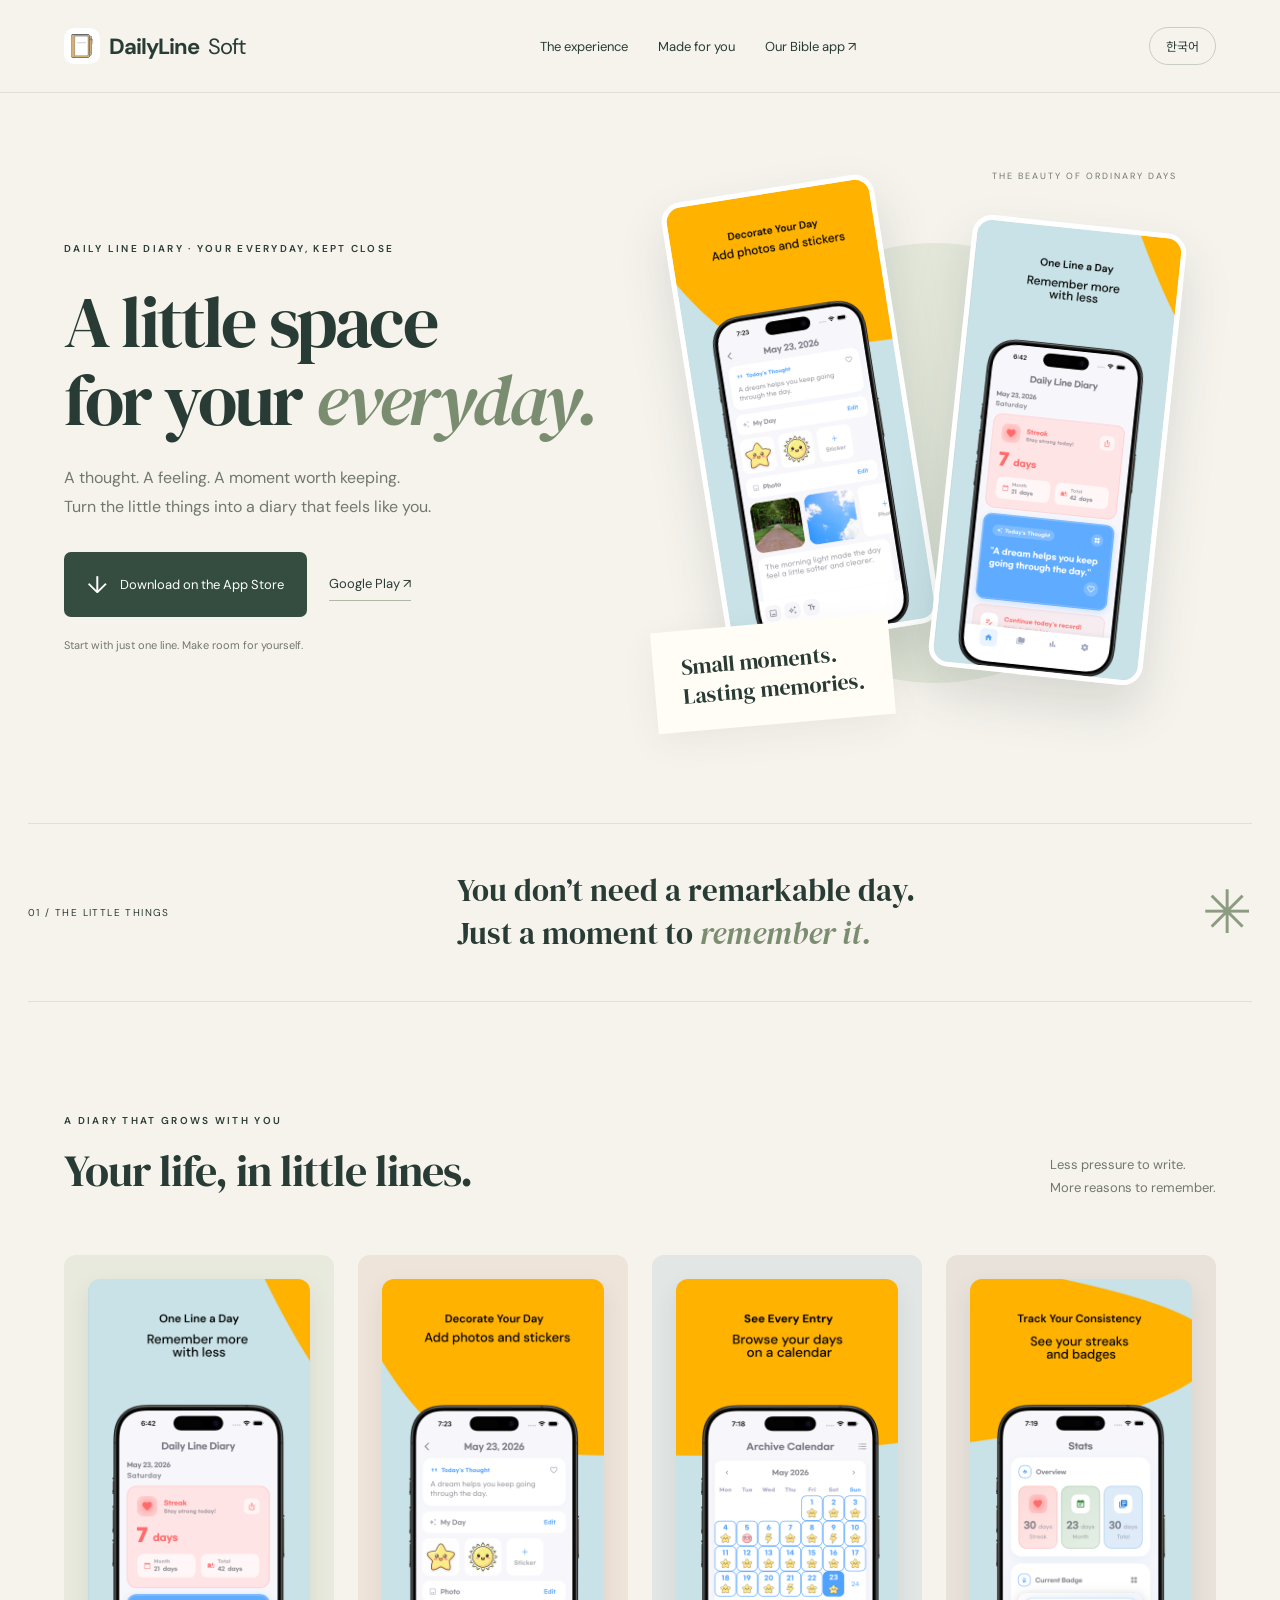
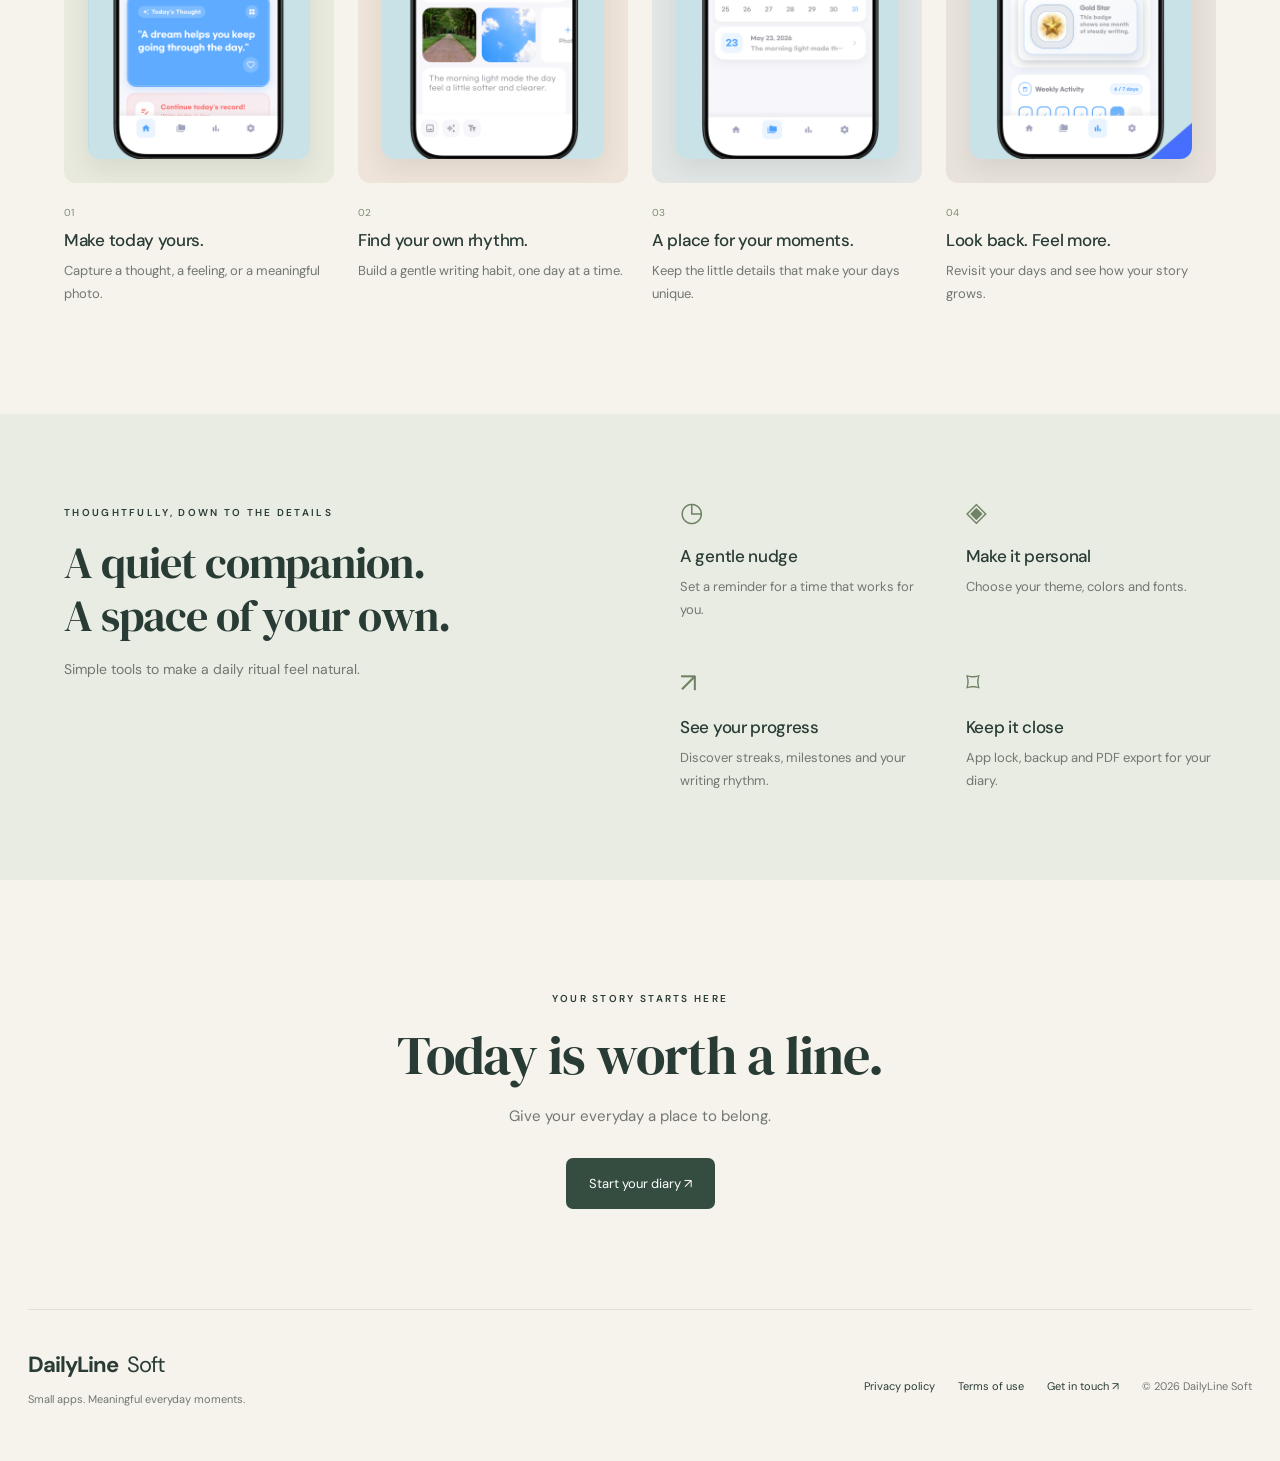
<file: index.html>
<!doctype html>
<html lang="en"><head><meta charset="utf-8"><meta name="viewport" content="width=device-width,initial-scale=1"><meta name="description" content="A little space for your everyday. Capture your thoughts, moods and memories with Daily Line Diary."><meta name="theme-color" content="#f6f3ed"><title>Daily Line Diary — A little space for your everyday</title><link rel="icon" href="assets/app-icon.jpg"><link rel="stylesheet" href="style.css"></head>
<body><header><a class="brand" href="#"><img src="assets/app-icon.jpg" alt="" width="36" height="36">DailyLine<span>Soft</span></a><nav aria-label="Main navigation"><a href="#experience" data-en="The experience" data-ko="앱 소개">The experience</a><a href="#details" data-en="Made for you" data-ko="주요 기능">Made for you</a><a href="bible/" data-en="Our Bible app ↗" data-ko="성경앱 ↗">Our Bible app ↗</a></nav><button id="language" aria-label="Switch to Korean">한국어</button></header>
<main><section class="hero"><div class="hero-copy"><p class="eyebrow" data-en="DAILY LINE DIARY · YOUR EVERYDAY, KEPT CLOSE" data-ko="DAILY LINE DIARY · 매일의 소중한 기록">DAILY LINE DIARY · YOUR EVERYDAY, KEPT CLOSE</p><h1 data-en="A little space<br>for your <em>everyday.</em>" data-ko="나의 하루를 위한<br><em>작고 다정한 공간.</em>">A little space<br>for your <em>everyday.</em></h1><p class="intro" data-en="A thought. A feeling. A moment worth keeping.<br>Turn the little things into a diary that feels like you." data-ko="문득 떠오른 생각, 오늘의 기분, 간직하고 싶은 순간.<br>작은 기록으로 나만의 이야기를 만들어 보세요.">A thought. A feeling. A moment worth keeping.<br>Turn the little things into a diary that feels like you.</p><div class="downloads"><a class="primary" href="https://apps.apple.com/app/id6759102844"><span class="store-icon">↓</span><span data-en="Download on the App Store" data-ko="App Store에서 다운로드">Download on the App Store</span></a><a class="secondary" href="https://play.google.com/store/apps/details?id=com.donghyun.dailyline">Google Play ↗</a></div><p class="small" data-en="Start with just one line. Make room for yourself." data-ko="하루 한 줄부터, 나를 위한 시간을 시작하세요.">Start with just one line. Make room for yourself.</p></div><div class="hero-art"><div class="orbit"></div><span class="art-label">THE BEAUTY OF ORDINARY DAYS</span><img class="hero-screen back" src="assets/screen-en-2.png" alt="Daily Line Diary screenshot" data-screen="2"><img class="hero-screen front" src="assets/screen-en-1.png" alt="Daily Line Diary screenshot" data-screen="1"><div class="note" data-en="Small moments.<br>Lasting memories." data-ko="작은 순간이<br>오래 남는 기억으로.">Small moments.<br>Lasting memories.</div></div></section>
<section class="manifesto"><span>01 / THE LITTLE THINGS</span><p data-en="You don’t need a remarkable day.<br>Just a moment to <em>remember it.</em>" data-ko="특별한 하루가 아니어도 괜찮아요.<br>잠시 멈추고 <em>기록해 보세요.</em>">You don’t need a remarkable day.<br>Just a moment to <em>remember it.</em></p><span class="asterisk">✳</span></section>
<section id="experience" class="experience"><div class="section-heading"><div><p class="eyebrow" data-en="A DIARY THAT GROWS WITH YOU" data-ko="당신과 함께 쌓이는 일기">A DIARY THAT GROWS WITH YOU</p><h2 data-en="Your life, in little lines." data-ko="한 줄씩 쌓이는 나의 이야기.">Your life, in little lines.</h2></div><p data-en="Less pressure to write.<br>More reasons to remember." data-ko="길게 쓰지 않아도 충분해요.<br>기억하고 싶은 나의 하루를 담아보세요.">Less pressure to write.<br>More reasons to remember.</p></div><div class="screens"><article class="screen-card"><div class="screen-wrap"><img src="assets/screen-en-1.png" alt="Daily Line Diary official App Store screenshot 1" data-screen="1" loading="lazy"></div><span class="number">01</span><h3 data-en="Make today yours." data-ko="오늘을 나답게.">Make today yours.</h3><p data-en="Capture a thought, a feeling, or a meaningful photo." data-ko="생각과 기분, 소중한 사진을 담아보세요.">Capture a thought, a feeling, or a meaningful photo.</p></article><article class="screen-card"><div class="screen-wrap"><img src="assets/screen-en-2.png" alt="Daily Line Diary official App Store screenshot 2" data-screen="2" loading="lazy"></div><span class="number">02</span><h3 data-en="Find your own rhythm." data-ko="나만의 속도로.">Find your own rhythm.</h3><p data-en="Build a gentle writing habit, one day at a time." data-ko="하루하루 부담 없이 기록하는 습관을 만들어 보세요.">Build a gentle writing habit, one day at a time.</p></article><article class="screen-card"><div class="screen-wrap"><img src="assets/screen-en-3.png" alt="Daily Line Diary official App Store screenshot 3" data-screen="3" loading="lazy"></div><span class="number">03</span><h3 data-en="A place for your moments." data-ko="순간을 모아두는 공간.">A place for your moments.</h3><p data-en="Keep the little details that make your days unique." data-ko="나의 하루를 특별하게 만드는 작은 순간들을 간직하세요.">Keep the little details that make your days unique.</p></article><article class="screen-card"><div class="screen-wrap"><img src="assets/screen-en-4.png" alt="Daily Line Diary official App Store screenshot 4" data-screen="4" loading="lazy"></div><span class="number">04</span><h3 data-en="Look back. Feel more." data-ko="돌아보며 발견하는 나.">Look back. Feel more.</h3><p data-en="Revisit your days and see how your story grows." data-ko="지난 기록을 돌아보며 쌓여가는 이야기를 만나보세요.">Revisit your days and see how your story grows.</p></article></div></section><section id="details" class="details"><div class="details-title"><p class="eyebrow" data-en="THOUGHTFULLY, DOWN TO THE DETAILS" data-ko="작은 부분까지 세심하게">THOUGHTFULLY, DOWN TO THE DETAILS</p><h2 data-en="A quiet companion.<br>A space of your own." data-ko="조용한 동반자.<br>온전히 나만의 공간.">A quiet companion.<br>A space of your own.</h2><p data-en="Simple tools to make a daily ritual feel natural." data-ko="기록하는 시간이 자연스러운 일상이 되도록.">Simple tools to make a daily ritual feel natural.</p></div><div class="feature-grid"><article><span class="feature-icon">◷</span><h3 data-en="A gentle nudge" data-ko="다정한 알림">A gentle nudge</h3><p data-en="Set a reminder for a time that works for you." data-ko="나에게 맞는 시간에 기록할 수 있도록 알림을 설정하세요.">Set a reminder for a time that works for you.</p></article><article><span class="feature-icon">◈</span><h3 data-en="Make it personal" data-ko="나만의 분위기">Make it personal</h3><p data-en="Choose your theme, colors and fonts." data-ko="테마와 색상, 글꼴로 나만의 공간을 꾸며보세요.">Choose your theme, colors and fonts.</p></article><article><span class="feature-icon">↗</span><h3 data-en="See your progress" data-ko="쌓여가는 기록">See your progress</h3><p data-en="Discover streaks, milestones and your writing rhythm." data-ko="연속 기록과 성취를 통해 나의 기록 습관을 돌아보세요.">Discover streaks, milestones and your writing rhythm.</p></article><article><span class="feature-icon">⌑</span><h3 data-en="Keep it close" data-ko="소중하게 간직하기">Keep it close</h3><p data-en="App lock, backup and PDF export for your diary." data-ko="앱 잠금과 백업, PDF 내보내기로 일기를 간직하세요.">App lock, backup and PDF export for your diary.</p></article></div></section><section class="closing"><p class="eyebrow">YOUR STORY STARTS HERE</p><h2 data-en="Today is worth a line." data-ko="오늘도, 기록할 가치가 있어요.">Today is worth a line.</h2><p data-en="Give your everyday a place to belong." data-ko="나의 하루가 머물 곳을 만들어 주세요.">Give your everyday a place to belong.</p><a class="primary" href="https://apps.apple.com/app/id6759102844" data-en="Start your diary ↗" data-ko="나의 일기 시작하기 ↗">Start your diary ↗</a></section></main><footer><div><a class="brand" href="#">DailyLine<span>Soft</span></a><p data-en="Small apps. Meaningful everyday moments." data-ko="작은 앱으로 만드는 의미 있는 일상.">Small apps. Meaningful everyday moments.</p></div><div class="footer-links"><a href="privacy.html" data-en="Privacy policy" data-ko="개인정보처리방침">Privacy policy</a><a href="terms.html" data-en="Terms of use" data-ko="이용약관">Terms of use</a><a href="mailto:contact@dailylinesoft.com" data-en="Get in touch ↗" data-ko="문의하기 ↗">Get in touch ↗</a><small>© 2026 DailyLine Soft</small></div></footer><script src="site.js"></script></body></html>
</file>
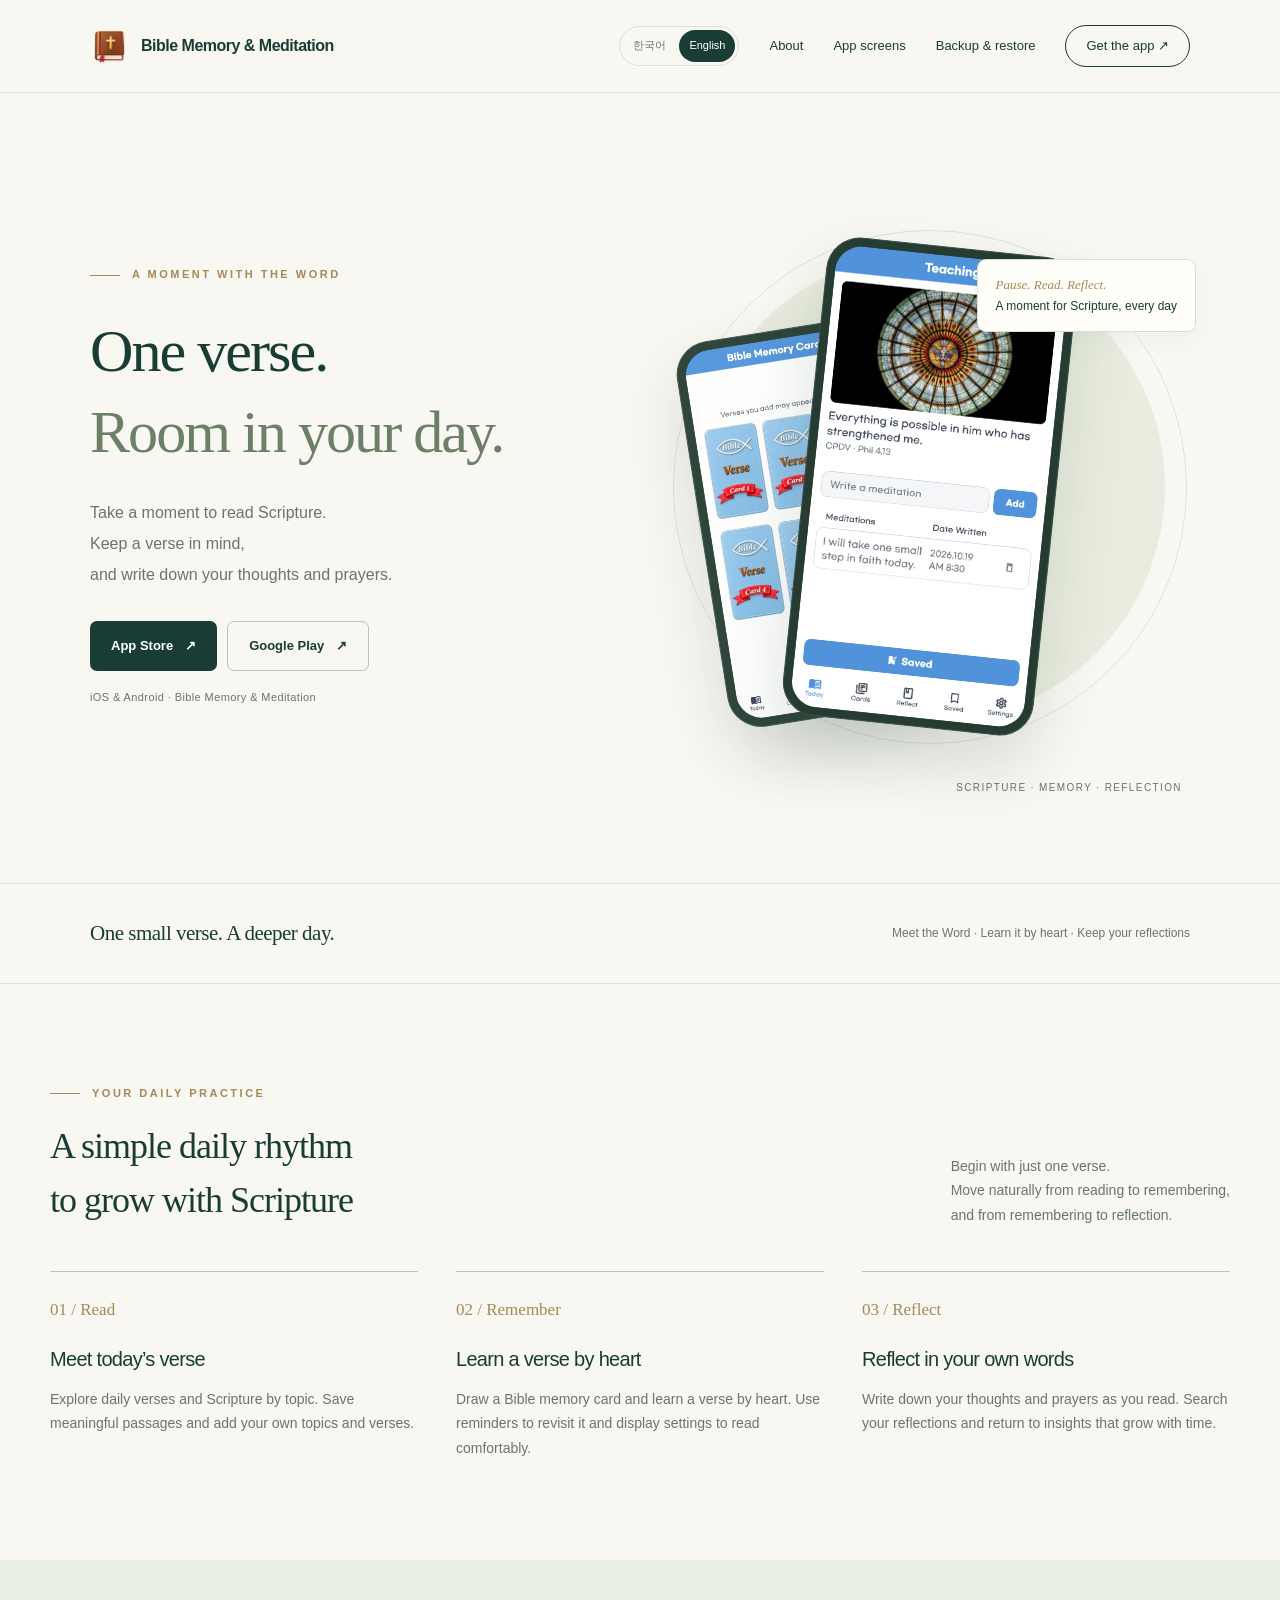
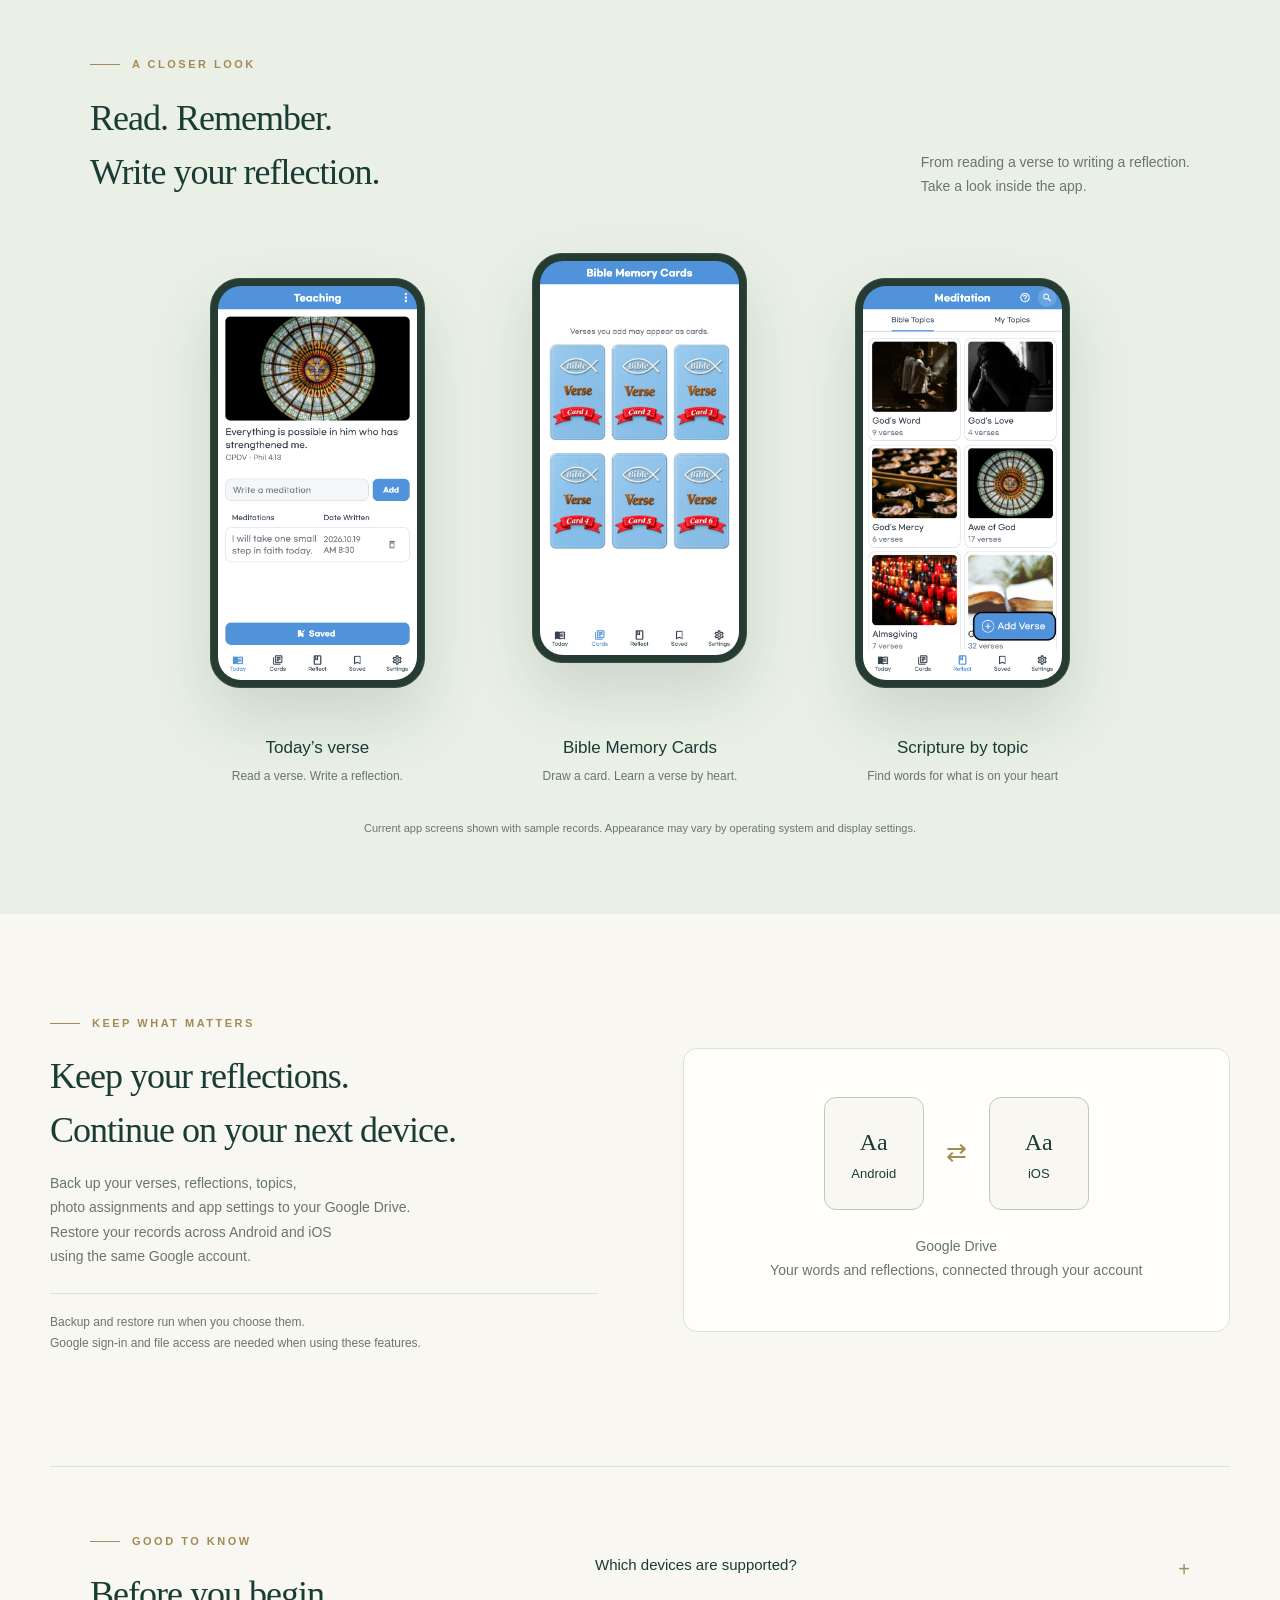
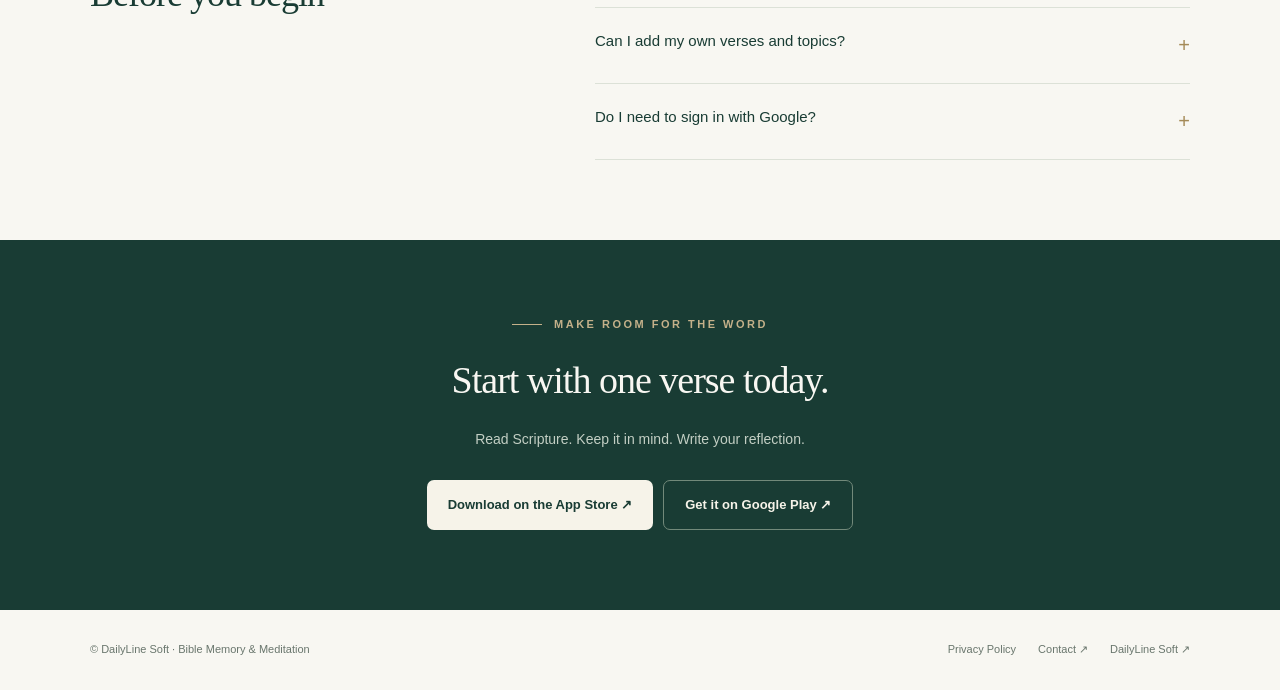
<file: bible/index.html>
<!doctype html>
<html lang="ko">
<head>
<meta charset="utf-8">
<meta name="viewport" content="width=device-width,initial-scale=1">
<meta name="theme-color" content="#193c34">
<meta name="description" content="말씀을 마음에 새기고, 오늘의 묵상을 기록하세요. 성경암송과 묵상 — 말씀 카드, 주제별 구절, 묵상 기록과 Google Drive 백업.">
<title>성경암송과 묵상 — 말씀과 함께 깊어지는 하루</title>
<link rel="icon" href="assets/app-icon.png">
<style>
:root{--paper:#f8f7f2;--ink:#193c34;--muted:#69766d;--line:#dce1d7;--gold:#a48a57;--white:#fffefa}*{box-sizing:border-box}html{scroll-behavior:smooth;scroll-padding-top:90px}body{margin:0;background:var(--paper);color:var(--ink);font-family:-apple-system,BlinkMacSystemFont,"Apple SD Gothic Neo","Noto Sans KR",sans-serif;line-height:1.75;word-break:keep-all}a{color:inherit;text-decoration:none}img{display:block;max-width:100%}button,a{-webkit-tap-highlight-color:transparent}a:focus-visible,summary:focus-visible{outline:3px solid var(--gold);outline-offset:6px}.wrap{max-width:1180px;margin:auto;padding:0 40px}.skip{position:fixed;top:-100px;left:20px;padding:12px;background:white;z-index:10}.skip:focus{top:12px}header{border-bottom:1px solid var(--line);background:var(--paper)}.nav{height:92px;display:flex;align-items:center;justify-content:space-between;gap:24px}.brand{display:flex;align-items:center;gap:12px;font-size:16px;font-weight:700;letter-spacing:-.5px}.brand img{width:39px;height:39px;border-radius:11px}.nav-links{display:flex;gap:30px;align-items:center;font-size:13px}.nav-cta{border:1px solid var(--ink);border-radius:30px;padding:9px 20px}.eyebrow{display:flex;align-items:center;gap:12px;font-size:11px;font-weight:600;letter-spacing:2.5px;color:var(--gold)}.eyebrow:before{content:"";height:1px;width:30px;background:currentColor}.hero{display:grid;grid-template-columns:1.05fr 1fr;align-items:center;gap:35px;padding-top:72px;padding-bottom:75px;min-height:790px}.hero h1{font-family:"Iowan Old Style","AppleMyungjo","Batang",serif;font-size:clamp(42px,4.7vw,65px);font-weight:400;line-height:1.35;letter-spacing:-3px;margin:25px 0}.hero h1 em{font-style:normal;color:#6b8066}.lead{color:var(--muted);font-size:16px;line-height:1.95;margin-bottom:30px}.actions{display:flex;gap:10px;flex-wrap:wrap}.button{display:inline-flex;align-items:center;justify-content:center;gap:12px;border-radius:7px;padding:13px 21px;font-size:13px;font-weight:600;background:var(--ink);color:white;transition:background .2s,transform .2s}.button:hover{background:#315648;transform:translateY(-2px)}.button.secondary{background:transparent;color:var(--ink);border:1px solid #bac5b6}.platforms{font-size:11px;color:var(--muted);margin:17px 0 0;letter-spacing:.4px}.hero-art{position:relative;display:flex;align-items:center;justify-content:center;min-height:620px}.halo{position:absolute;width:470px;height:470px;border-radius:50%;background:#e9eddf}.halo:after{content:"";position:absolute;inset:-22px;border:1px solid #dfe4d5;border-radius:50%}.phone{position:relative;width:252px;flex-shrink:0;padding:8px;background:#263c32;border:1px solid #3b5044;border-radius:34px;box-shadow:0 30px 65px #233c3326;overflow:hidden}.phone img{width:100%;height:auto;border-radius:26px}.hero-art .phone{transform:rotate(6deg);z-index:2}.hero-art .back-phone{position:absolute;width:206px;transform:translate(-126px,36px) rotate(-9deg);z-index:1;opacity:.95}.art-note{position:absolute;bottom:0;right:8px;color:var(--muted);font-size:10px;letter-spacing:1.4px}.hero-stamp{position:absolute;right:-6px;top:82px;z-index:3;padding:14px 18px;border:1px solid #d8dfd2;background:#fffef9;box-shadow:0 8px 25px #243e330a;font-size:12px;border-radius:9px}.hero-stamp span{display:block;font-family:Georgia,serif;font-style:italic;color:var(--gold);font-size:13px}.intro{border-top:1px solid var(--line);border-bottom:1px solid var(--line);padding:31px 0}.intro .wrap{display:flex;justify-content:space-between;align-items:center;gap:30px}.intro p{font-family:"AppleMyungjo","Batang",serif;font-size:21px;margin:0;letter-spacing:-.5px}.intro small{color:var(--muted);font-size:12px}.section{padding:100px 0}.section-heading{display:flex;align-items:end;justify-content:space-between;gap:30px;margin-bottom:44px}h2{font-family:"AppleMyungjo","Batang",serif;font-size:36px;line-height:1.5;letter-spacing:-1.5px;font-weight:400;margin:16px 0 0}.section-heading p{font-size:14px;color:var(--muted);max-width:330px;margin:0}.steps{display:grid;grid-template-columns:repeat(3,1fr);gap:38px}.step{border-top:1px solid #b8c4b5;padding-top:23px}.number{font-family:Georgia,serif;color:var(--gold);font-size:17px}.step h3{font-size:20px;font-weight:500;letter-spacing:-.7px;margin:17px 0 10px}.step p{color:var(--muted);font-size:14px;margin:0}.showcase{background:#eaf0e6;padding:95px 0 75px}.screens{display:grid;grid-template-columns:repeat(3,1fr);gap:38px;max-width:930px;margin:auto}.screen{text-align:center;margin:0}.screen-stage{padding:30px 15px 35px;display:flex;justify-content:center;align-items:end;min-height:480px}.screen-stage .phone{width:215px;border-radius:30px;padding:7px}.screen-stage .phone img{border-radius:23px}.screen:nth-child(2) .screen-stage{padding-top:0;padding-bottom:60px}.screen figcaption{font-size:17px;margin-top:10px}.screen figcaption span{display:block;font-size:12px;color:var(--muted);margin-top:4px}.source-note{text-align:center;color:var(--muted);font-size:11px;margin:32px 0 0}.backup{display:grid;grid-template-columns:1fr 1fr;gap:85px;align-items:center}.backup p{color:var(--muted);font-size:14px}.backup-visual{padding:48px 32px;border:1px solid var(--line);border-radius:14px;background:var(--white)}.sync{display:flex;align-items:center;justify-content:center;gap:22px}.device{border:1px solid #bfcbb9;padding:23px 18px;border-radius:12px;min-width:100px;text-align:center;font-size:13px;background:var(--paper)}.device b{display:block;font-family:Georgia,serif;font-size:24px;font-weight:400}.sync-arrow{color:var(--gold);font-size:25px}.cloud-label{text-align:center;font-size:12px;color:var(--muted);margin:24px 0 0}.fine{padding-top:18px;border-top:1px solid var(--line);margin-top:24px;font-size:12px!important}.faq{border-top:1px solid var(--line);padding-top:65px;padding-bottom:80px}.faq-grid{display:grid;grid-template-columns:1fr 1.4fr;gap:80px}details{border-bottom:1px solid var(--line);padding:20px 0}summary{cursor:pointer;list-style:none;font-size:15px;display:flex;justify-content:space-between;gap:24px}summary::-webkit-details-marker{display:none}summary:after{content:"+";color:var(--gold);font-size:20px}details[open] summary:after{content:"−"}details p{font-size:13px;color:var(--muted);margin:14px 24px 0 0}.download{background:var(--ink);color:var(--paper);text-align:center;padding:75px 24px 80px;position:relative;overflow:hidden}.download .eyebrow{justify-content:center;color:#c4b18a}.download h2{font-size:38px;margin:18px 0}.download p{font-size:14px;color:#c3cfc4;margin-bottom:28px}.download .actions{justify-content:center}.download .button{background:#f6f3e9;color:var(--ink)}.download .button.secondary{background:transparent;color:#f6f3e9;border-color:#72897a}footer{padding:30px 0}.footer-inner{display:flex;justify-content:space-between;gap:24px;font-size:11px;color:var(--muted)}.footer-links{display:flex;gap:22px}.footer-links a:hover{text-decoration:underline}@media(min-width:1400px){.hero{gap:90px}}@media(max-width:900px){.wrap{padding:0 25px}.nav-links{gap:18px}.hero{gap:10px;min-height:700px}.hero h1{font-size:43px}.hero-art{transform:scale(.85);margin:0 -28px}.hero-stamp{right:-15px}.screens{gap:12px}.screen-stage .phone{width:190px}.backup{gap:40px}.screen-stage{min-height:440px;padding-left:0;padding-right:0}.faq-grid{gap:40px}}@media(max-width:650px){.wrap{padding:0 24px}.nav{height:75px}.brand{font-size:14px}.brand img{width:32px;height:32px}.nav-links>a:not(.nav-cta){display:none}.nav-cta{padding:7px 14px;font-size:11px}.hero{grid-template-columns:1fr;text-align:center;padding-top:48px;padding-bottom:28px;gap:8px}.hero .eyebrow{justify-content:center;font-size:10px}.hero h1{font-size:43px;letter-spacing:-2px;margin-top:20px}.lead{font-size:14px}.actions{justify-content:center}.hero-art{min-height:560px;margin:-30px -20px -25px;transform:scale(.82)}.hero-stamp{right:10px;top:58px}.halo{width:370px;height:370px}.hero-art .back-phone{transform:translate(-90px,26px) rotate(-9deg)}.art-note{right:35px;bottom:-2px}.intro .wrap{display:block;text-align:center}.intro p{font-size:18px}.intro small{display:block;margin-top:10px;font-size:11px}.section{padding:65px 0}.section-heading{display:block;margin-bottom:32px}h2{font-size:29px}.section-heading p{margin-top:18px;max-width:none;font-size:13px}.steps{grid-template-columns:1fr;gap:28px}.step{padding-top:18px}.step h3{margin-top:9px}.showcase{padding:65px 0 45px}.screens{display:flex;overflow-x:auto;scroll-snap-type:x mandatory;gap:20px;padding:0 6px 22px;justify-content:flex-start}.screen{flex:0 0 82%;scroll-snap-align:center}.screen-stage{min-height:0;padding:15px 0 25px}.screen-stage .phone{width:220px}.screen:nth-child(2) .screen-stage{padding:15px 0 25px}.source-note{font-size:10px}.backup{grid-template-columns:1fr;gap:28px}.backup-visual{padding:32px 20px}.faq-grid{grid-template-columns:1fr;gap:20px}.faq{padding-top:45px;padding-bottom:55px}.download{padding:55px 24px}.download h2{font-size:29px}.footer-inner{display:block;text-align:center}.footer-links{justify-content:center;margin-top:14px;flex-wrap:wrap}}@media(prefers-reduced-motion:reduce){html{scroll-behavior:auto}.button{transition:none}.button:hover{transform:none}}

.languages{display:flex;gap:3px;border:1px solid var(--line);border-radius:24px;padding:3px;flex-shrink:0}.languages button{border:0;background:transparent;color:var(--muted);font:inherit;font-size:11px;padding:6px 10px;border-radius:20px;cursor:pointer}.languages button[aria-pressed=true]{background:var(--ink);color:white}.languages button:focus-visible{outline:3px solid var(--gold);outline-offset:2px}html[lang=en] .hero h1{letter-spacing:-2px}html[lang=en] h2{letter-spacing:-1px}@media(max-width:650px){.nav{gap:10px}.brand{font-size:12px;gap:7px;max-width:145px;line-height:1.4}.nav-links{gap:6px}.nav-links .nav-cta{display:none}.languages button{padding:6px 8px}}
</style>
</head>
<body>
<a class="skip" href="#main">본문 바로가기</a>
<header><nav class="wrap nav" aria-label="주 메뉴"><a class="brand" href="./"><img src="assets/app-icon.png" width="39" height="39" alt="">성경암송과 묵상</a><div class="nav-links"><div class="languages" role="group" aria-label="Language"><button type="button" data-language="ko" aria-pressed="true">한국어</button><button type="button" data-language="en" aria-pressed="false">English</button></div><a href="#features">앱 소개</a><a href="#screens">앱 화면</a><a href="#backup">백업과 복원</a><a class="nav-cta" href="#download">앱 다운로드 ↗</a></div></nav></header>
<main id="main">
<section class="wrap hero" aria-labelledby="hero-title"><div><div class="eyebrow">A MOMENT WITH THE WORD</div><h1 id="hero-title">오늘의 말씀을,<br><em>나의 하루에.</em></h1><p class="lead">하루 한 구절, 잠시 멈추어 읽어보세요.<br>마음에 남은 말씀을 외우고,<br>떠오른 생각과 기도를 묵상으로 남겨요.</p><div class="actions"><a class="button" href="https://apps.apple.com/kr/app/id6504849427">App Store <span aria-hidden="true">↗</span></a><a class="button secondary" href="https://play.google.com/store/apps/details?id=com.donghyun.biblecardkor">Google Play <span aria-hidden="true">↗</span></a></div><p class="platforms">iOS & Android · 성경암송과 묵상</p></div><div class="hero-art"><div class="halo" aria-hidden="true"></div><div class="phone back-phone"><img src="assets/screen-4.png?v=memory-v23" alt="성경 말씀 카드 선택 화면" width="1290" height="2550"></div><div class="phone"><img src="assets/screen-1.png?v=memory-v23" alt="오늘의 외울 말씀과 묵상 입력 화면" width="1290" height="2550" fetchpriority="high"></div><div class="hero-stamp"><span>Pause. Read. Reflect.</span>하루 한 구절, 말씀과 함께</div><span class="art-note">SCRIPTURE · MEMORY · REFLECTION</span></div></section>
<div class="intro"><div class="wrap"><p>짧은 구절 하나가, 하루의 깊이가 되도록.</p><small>말씀을 만나고 · 마음에 새기고 · 기록으로 남기세요</small></div></div>
<section id="features" class="wrap section"><div class="section-heading"><div><div class="eyebrow">YOUR DAILY PRACTICE</div><h2>말씀과 가까워지는<br>나만의 작은 루틴</h2></div><p>부담 없이 한 구절부터 시작하세요.<br>읽기에서 암송으로, 암송에서 깊은 묵상으로<br>자연스럽게 이어집니다.</p></div><div class="steps"><article class="step"><span class="number">01 / Read</span><h3>오늘 만날 말씀</h3><p>오늘의 말씀과 주제별 구절을 살펴보세요. 마음에 남는 말씀을 저장하고, 나만의 주제와 구절도 추가할 수 있습니다.</p></article><article class="step"><span class="number">02 / Remember</span><h3>마음에 새기는 한 구절</h3><p>외울 말씀카드를 뽑고, 하루 한 구절을 기억해 보세요. 말씀 알림으로 다시 읽을 시간을 정하고, 편안한 화면으로 암송할 수 있어요.</p></article><article class="step"><span class="number">03 / Reflect</span><h3>나의 언어로 남기는 묵상</h3><p>말씀을 읽으며 떠오른 생각과 기도를 적어 보세요. 기록을 검색하며, 시간이 지나 다시 만나는 깨달음을 발견하세요.</p></article></div></section>
<section id="screens" class="showcase"><div class="wrap"><div class="section-heading"><div><div class="eyebrow">A CLOSER LOOK</div><h2>읽고, 기억하고,<br>내 마음을 적어요</h2></div><p>말씀을 읽고 나의 묵상을 남기는 시간.<br>앱 화면으로 살펴보세요.</p></div><div class="screens"><figure class="screen"><div class="screen-stage"><div class="phone"><img loading="lazy" src="assets/screen-1.png?v=memory-v23" alt="사진과 성경 구절, 묵상 입력란이 있는 오늘의 말씀 화면" width="1290" height="2550"></div></div><figcaption>오늘의 말씀<span>하루 한 구절을 읽고 묵상을 남겨요</span></figcaption></figure><figure class="screen"><div class="screen-stage"><div class="phone"><img loading="lazy" src="assets/screen-4.png?v=memory-v23" alt="여섯 장의 말씀 카드 중 외울 카드를 고르는 화면" width="1290" height="2550"></div></div><figcaption>외울 말씀카드<span>한 장을 뽑고, 한 구절을 외워요.</span></figcaption></figure><figure class="screen"><div class="screen-stage"><div class="phone"><img loading="lazy" src="assets/screen-5.png?v=memory-v23" alt="사진과 주제명으로 구성된 주제별 성경 말씀 화면" width="1290" height="2550"></div></div><figcaption>주제별 말씀묵상<span>지금 내 마음에 필요한 말씀</span></figcaption></figure></div><p class="source-note">현재 앱 화면에 샘플 기록을 담은 이미지입니다. 운영체제와 화면 설정에 따라 표시가 다를 수 있어요.</p></div></section>
<section id="backup" class="wrap section backup"><div><div class="eyebrow">KEEP WHAT MATTERS</div><h2>소중한 묵상,<br>다음 기기에서도 이어서.</h2><p>말씀, 묵상, 주제, 사진 배정과 앱 설정을<br>사용자의 Google Drive에 백업할 수 있습니다.<br>같은 Google 계정으로 Android와 iOS 사이에서도<br>기록을 복원하세요.</p><p class="fine">백업과 복원은 사용자가 선택할 때 진행됩니다.<br>Google 로그인과 파일 접근 권한은 해당 기능 이용 시 필요합니다.</p></div><div class="backup-visual" role="img" aria-label="Google Drive를 통해 Android와 iOS 사이에서 백업과 복원"><div class="sync"><div class="device"><b>Aa</b>Android</div><span class="sync-arrow" aria-hidden="true">⇄</span><div class="device"><b>Aa</b>iOS</div></div><p class="cloud-label">Google Drive<br>나의 계정으로 이어지는 말씀과 기록</p></div></section>
<section class="wrap faq"><div class="faq-grid"><div><div class="eyebrow">GOOD TO KNOW</div><h2>시작하기 전에</h2></div><div><details><summary>어떤 기기에서 사용할 수 있나요?</summary><p>iPhone과 Android에서 사용할 수 있습니다. 각 스토어에서 지원하는 운영체제와 기기 정보를 확인해 주세요.</p></details><details><summary>나만의 말씀과 주제를 추가할 수 있나요?</summary><p>말씀을 저장하고, 사용자 지정 주제와 구절을 추가할 수 있습니다. 묵상 작성과 검색 기능도 이용할 수 있습니다.</p></details><details><summary>Google 로그인이 꼭 필요한가요?</summary><p>Google 로그인과 파일 접근 권한은 Google Drive 백업·복원 기능을 선택할 때 필요합니다. 자세한 데이터 처리 내용은 개인정보처리방침에서 확인할 수 있습니다.</p></details></div></div></section>
<section id="download" class="download"><div class="eyebrow">MAKE ROOM FOR THE WORD</div><h2>오늘, 한 구절부터 시작해요.</h2><p>말씀을 읽고, 기억하고, 나의 묵상을 남겨요.</p><div class="actions"><a class="button" href="https://apps.apple.com/kr/app/id6504849427">App Store에서 다운로드 ↗</a><a class="button secondary" href="https://play.google.com/store/apps/details?id=com.donghyun.biblecardkor">Google Play에서 다운로드 ↗</a></div></section>
</main>
<footer><div class="wrap footer-inner"><div>© DailyLine Soft · 성경암송과 묵상</div><div class="footer-links"><a href="privacy.html">개인정보처리방침</a><a href="mailto:contact@dailylinesoft.com">문의하기 ↗</a><a href="../">DailyLine Soft ↗</a></div></div></footer>

<script>
(() => {
  const english = {".skip": ["Skip to content"], ".brand": ["<img src=\"assets/app-icon.png\" width=\"39\" height=\"39\" alt=\"\">Bible Memory & Meditation"], ".nav-links>a": ["About", "App screens", "Backup & restore", "Get the app ↗"], "#hero-title": ["One verse.<br><em>Room in your day.</em>"], ".lead": ["Take a moment to read Scripture.<br>Keep a verse in mind,<br>and write down your thoughts and prayers."], ".platforms": ["iOS & Android · Bible Memory & Meditation"], ".hero-stamp": ["<span>Pause. Read. Reflect.</span>A moment for Scripture, every day"], ".intro p": ["One small verse. A deeper day."], ".intro small": ["Meet the Word · Learn it by heart · Keep your reflections"], "#features h2": ["A simple daily rhythm<br>to grow with Scripture"], "#features .section-heading p": ["Begin with just one verse.<br>Move naturally from reading to remembering,<br>and from remembering to reflection."], ".step h3": ["Meet today’s verse", "Learn a verse by heart", "Reflect in your own words"], ".step p": ["Explore daily verses and Scripture by topic. Save meaningful passages and add your own topics and verses.", "Draw a Bible memory card and learn a verse by heart. Use reminders to revisit it and display settings to read comfortably.", "Write down your thoughts and prayers as you read. Search your reflections and return to insights that grow with time."], "#screens h2": ["Read. Remember.<br>Write your reflection."], "#screens .section-heading p": ["From reading a verse to writing a reflection.<br>Take a look inside the app."], ".screen figcaption": ["Today’s verse<span>Read a verse. Write a reflection.</span>", "Bible Memory Cards<span>Draw a card. Learn a verse by heart.</span>", "Scripture by topic<span>Find words for what is on your heart</span>"], ".source-note": ["Current app screens shown with sample records. Appearance may vary by operating system and display settings."], "#backup h2": ["Keep your reflections.<br>Continue on your next device."], "#backup>div:first-child>p:not(.fine)": ["Back up your verses, reflections, topics,<br>photo assignments and app settings to your Google Drive.<br>Restore your records across Android and iOS<br>using the same Google account."], "#backup .fine": ["Backup and restore run when you choose them.<br>Google sign-in and file access are needed when using these features."], ".cloud-label": ["Google Drive<br>Your words and reflections, connected through your account"], ".faq h2": ["Before you begin"], "details summary": ["Which devices are supported?", "Can I add my own verses and topics?", "Do I need to sign in with Google?"], "details p": ["The app is available for iPhone and Android. Check each store for supported operating systems and device requirements.", "You can save Scripture, add your own topics and verses, and write and search your reflections.", "Google sign-in and file access are needed when you choose Google Drive backup or restore. See the Privacy Policy for details about data handling."], ".download h2": ["Start with one verse today."], ".download p": ["Read Scripture. Keep it in mind. Write your reflection."], ".download .button": ["Download on the App Store ↗", "Get it on Google Play ↗"], ".footer-inner>div:first-child": ["© DailyLine Soft · Bible Memory & Meditation"], ".footer-links a": ["Privacy Policy", "Contact ↗", "DailyLine Soft ↗"]};
  const entries = Object.entries(english).flatMap(([selector, values]) =>
    Array.from(document.querySelectorAll(selector), (element, i) => ({element, ko: element.innerHTML, en: values[i]})));
  const images = Array.from(document.querySelectorAll('.phone img'), image => ({
    image, ko: image.getAttribute('src'), alt: image.alt,
    en: image.getAttribute('src').replace('screen-', 'screen-en-')
  }));
  const englishAlts = {'screen-1.png': 'Today’s Scripture and reflection screen', 'screen-4.png': 'Bible memory card selection screen', 'screen-5.png': 'Scripture topics screen'};
  const description = document.querySelector('meta[name="description"]');
  const koreanDescription = description.content;
  function setLanguage(language) {
    const lang = language === 'en' ? 'en' : 'ko';
    document.documentElement.lang = lang;
    entries.forEach(({element, ko, en}) => { element.innerHTML = lang === 'en' ? en : ko; });
    images.forEach(({image, ko, en, alt}) => {
      image.src = lang === 'en' ? en : ko;
      image.alt = lang === 'en' ? englishAlts[ko.split('/').pop().split('?')[0]] : alt;
    });
    document.title = lang === 'en' ? 'Bible Memory & Meditation — A moment with the Word' : '성경암송과 묵상 — 말씀과 함께 깊어지는 하루';
    description.content = lang === 'en' ? 'Keep Scripture close. Explore verse cards and topics, write reflections, and back up your records with Google Drive.' : koreanDescription;
    document.querySelector('nav').setAttribute('aria-label', lang === 'en' ? 'Main navigation' : '주 메뉴');
    document.querySelector('.backup-visual').setAttribute('aria-label', lang === 'en' ? 'Backup and restore between Android and iOS through Google Drive' : 'Google Drive를 통해 Android와 iOS 사이에서 백업과 복원');
    document.querySelectorAll('[data-language]').forEach(button => button.setAttribute('aria-pressed', String(button.dataset.language === lang)));
    try { localStorage.setItem('bible-site-language', lang); } catch {}
  }
  document.querySelectorAll('[data-language]').forEach(button => button.addEventListener('click', () => setLanguage(button.dataset.language)));
  let saved;
  try { saved = localStorage.getItem('bible-site-language'); } catch {}
  const requested = new URLSearchParams(location.search).get('lang');
  setLanguage(['ko', 'en'].includes(requested) ? requested : ['ko', 'en'].includes(saved) ? saved : navigator.language.toLowerCase().startsWith('ko') ? 'ko' : 'en');
})();
</script>

</body></html>
</file>
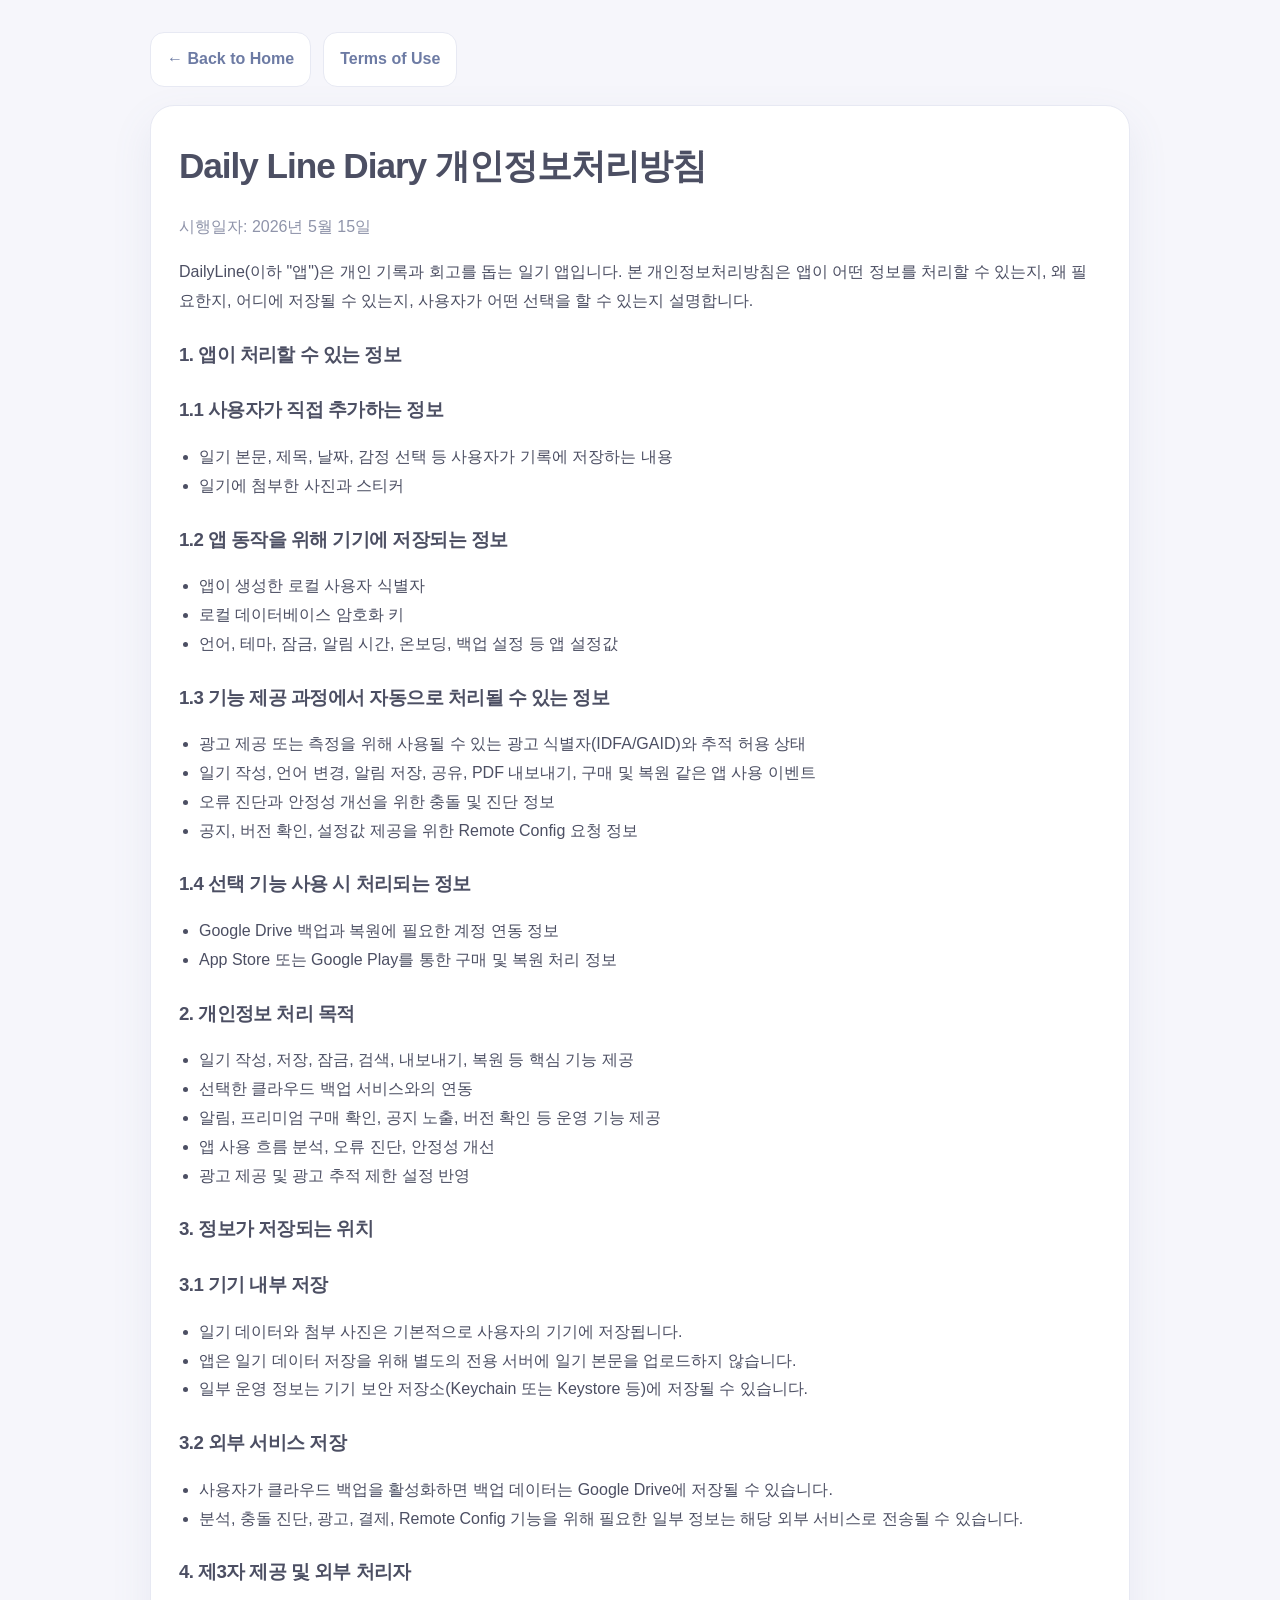
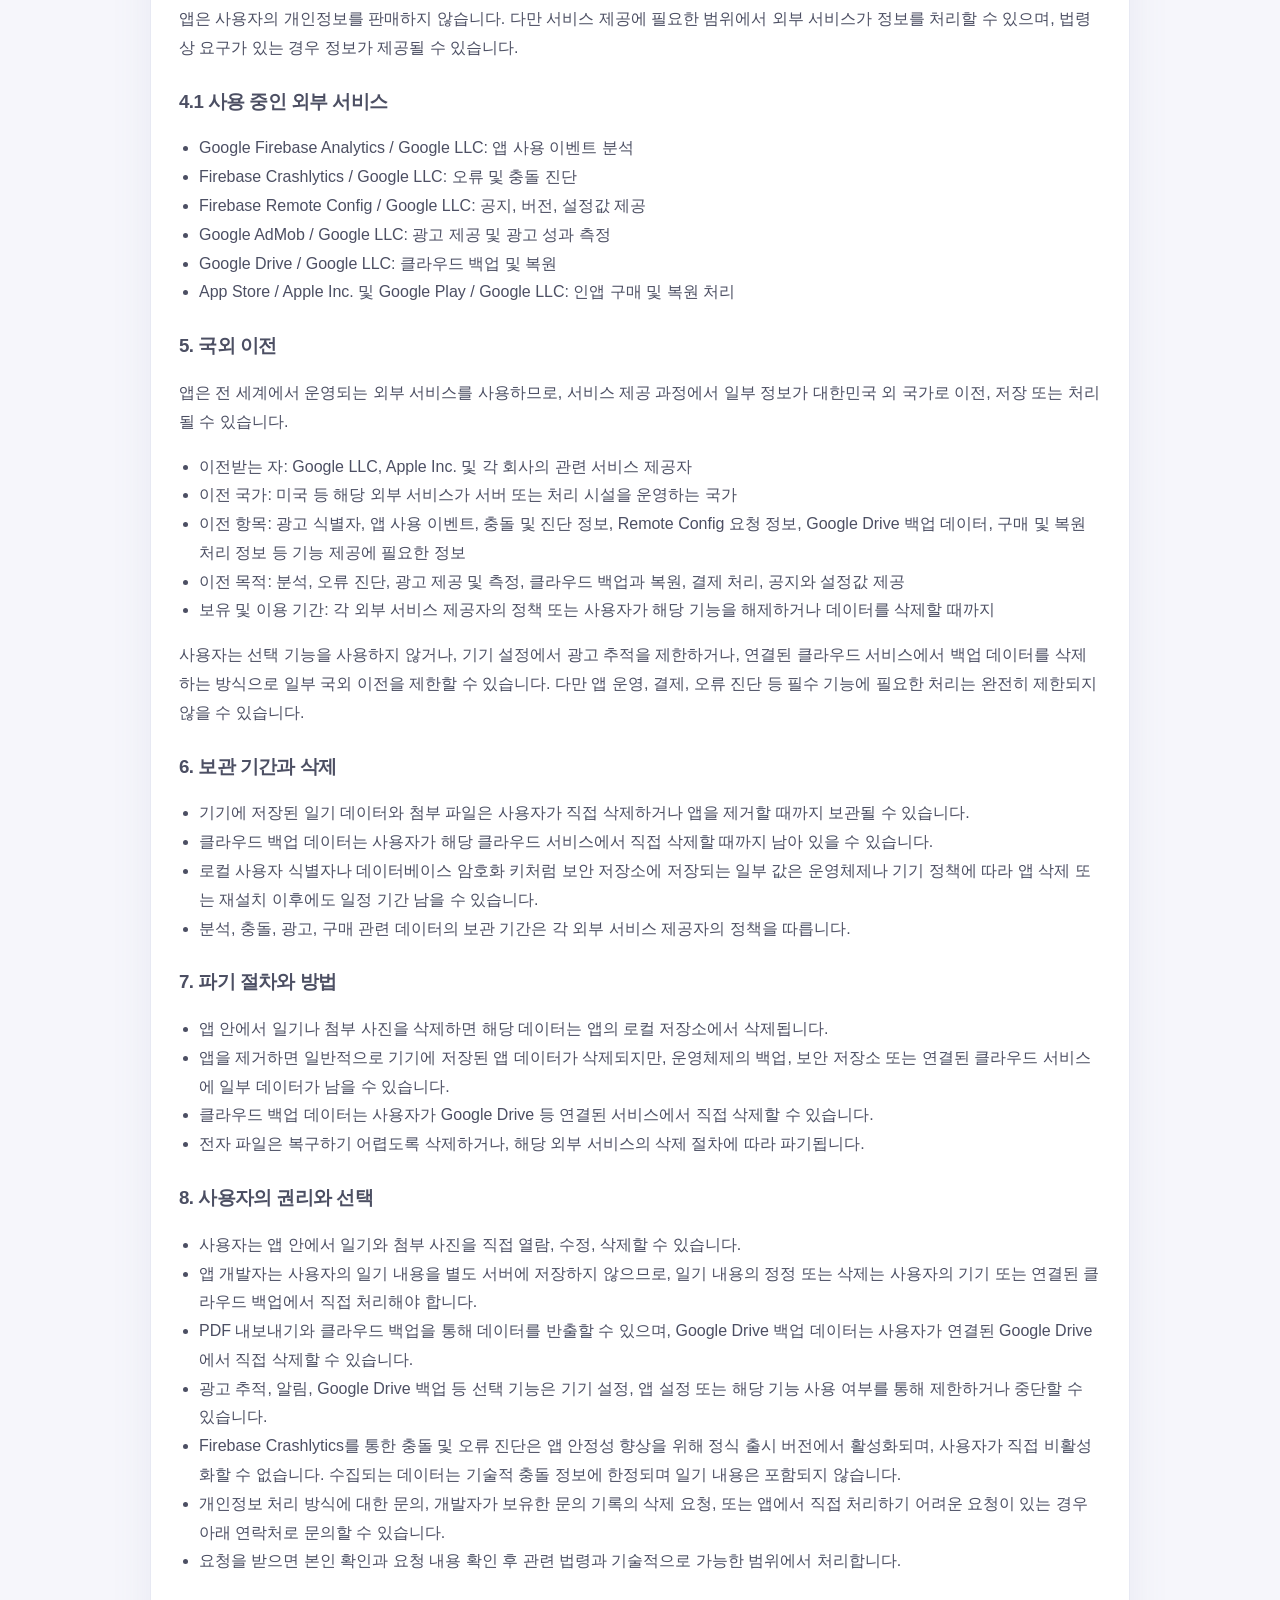
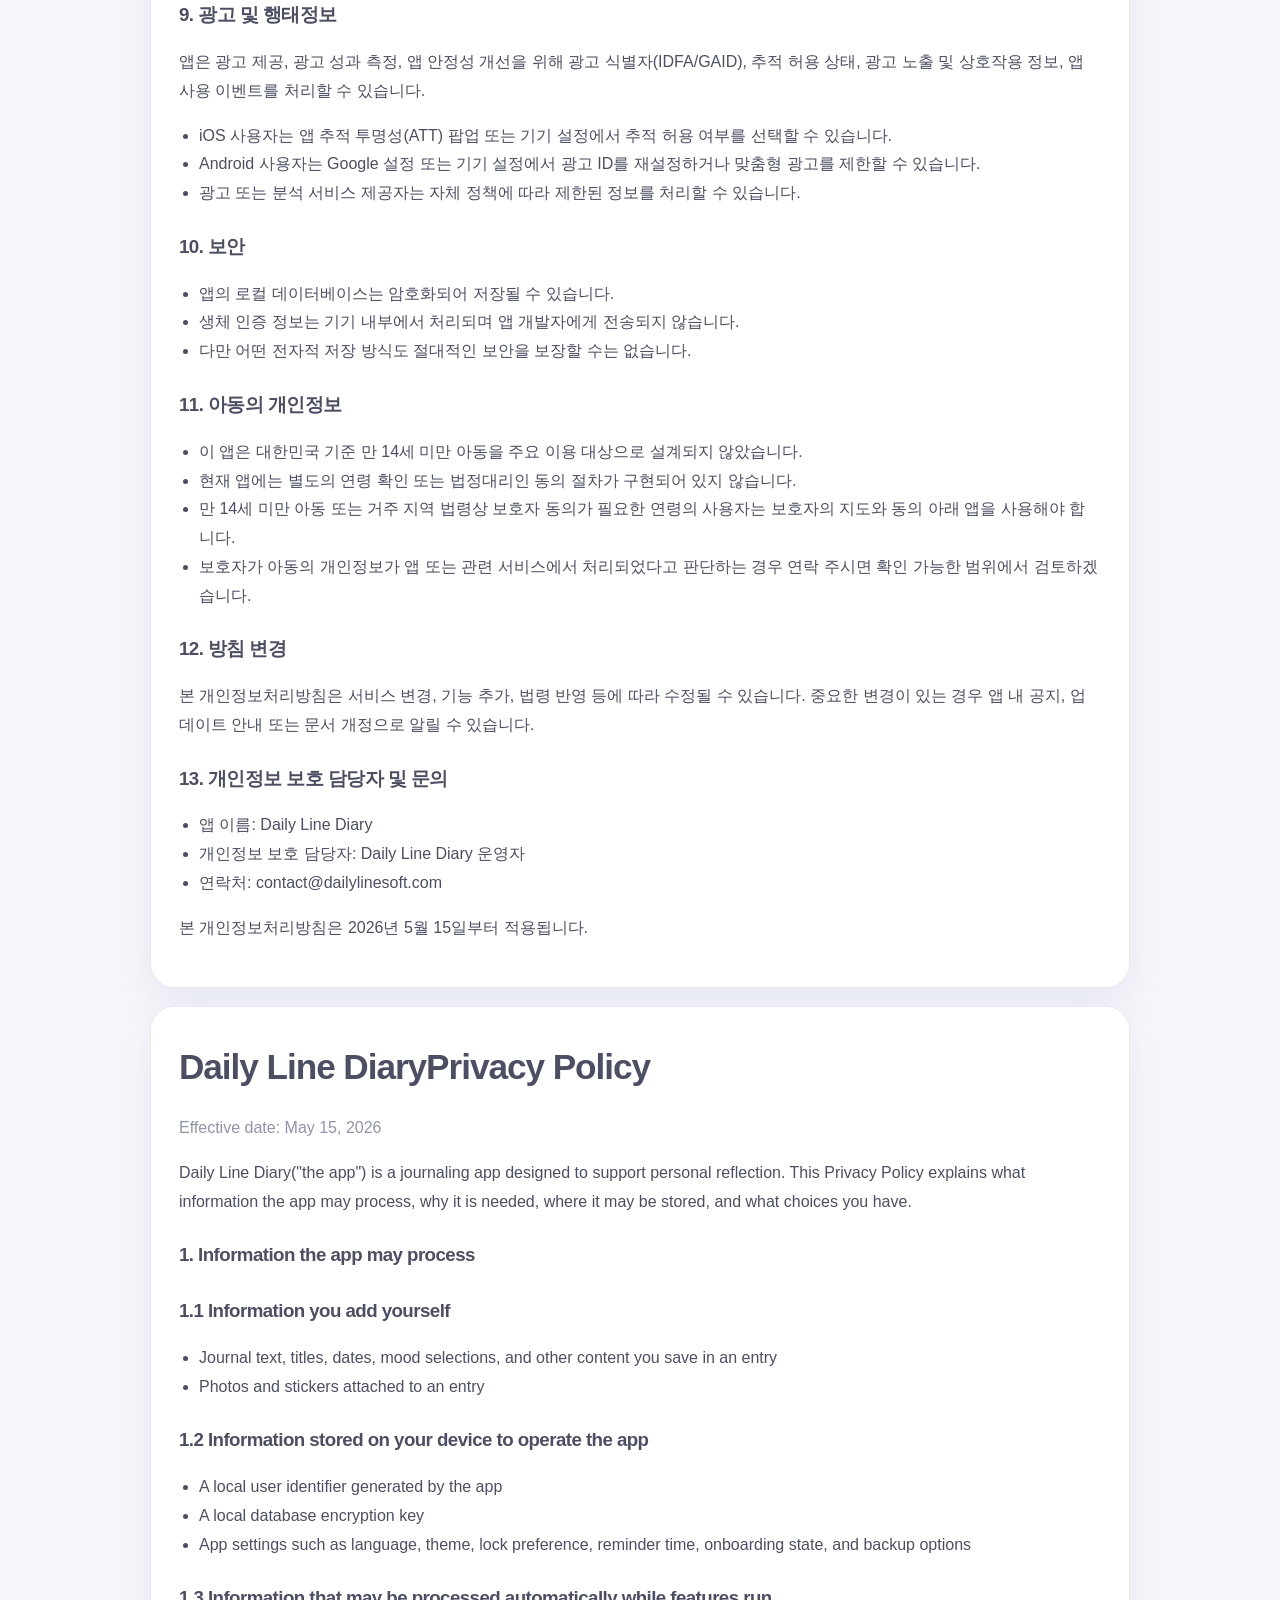
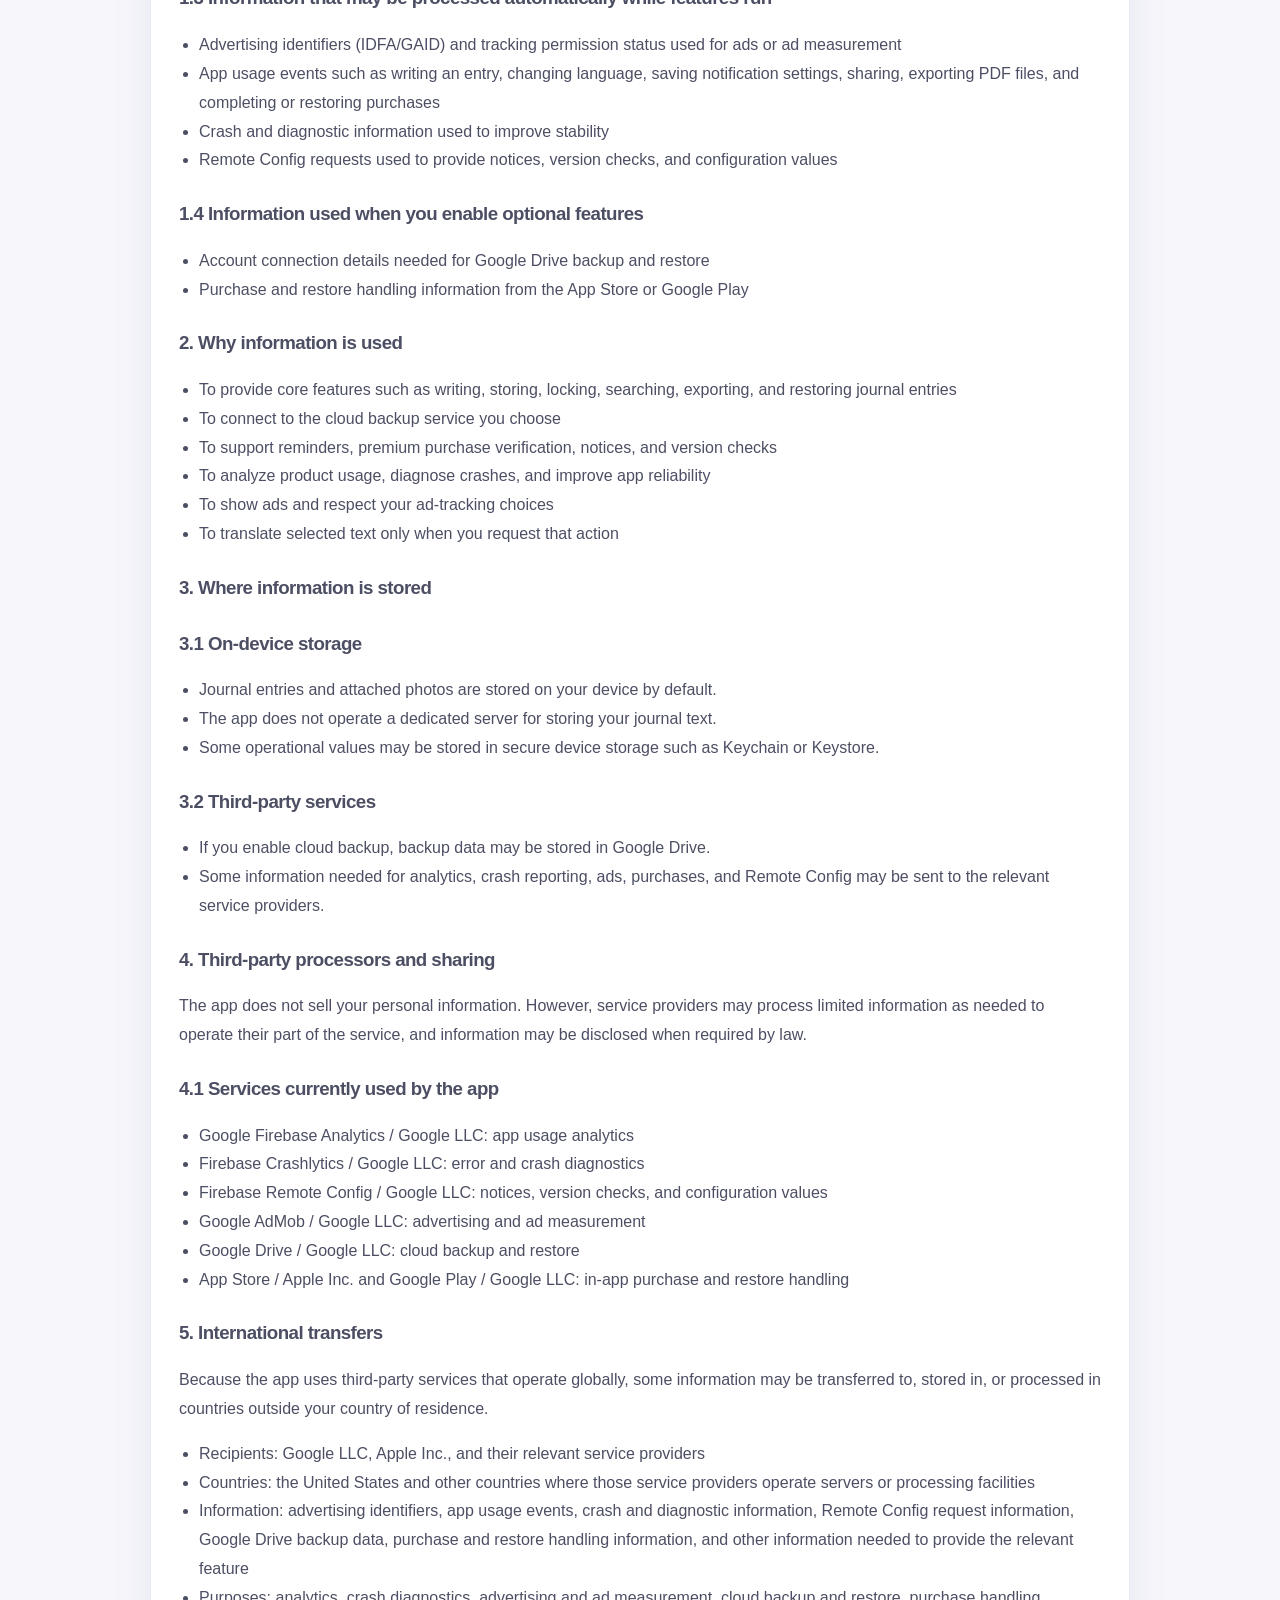
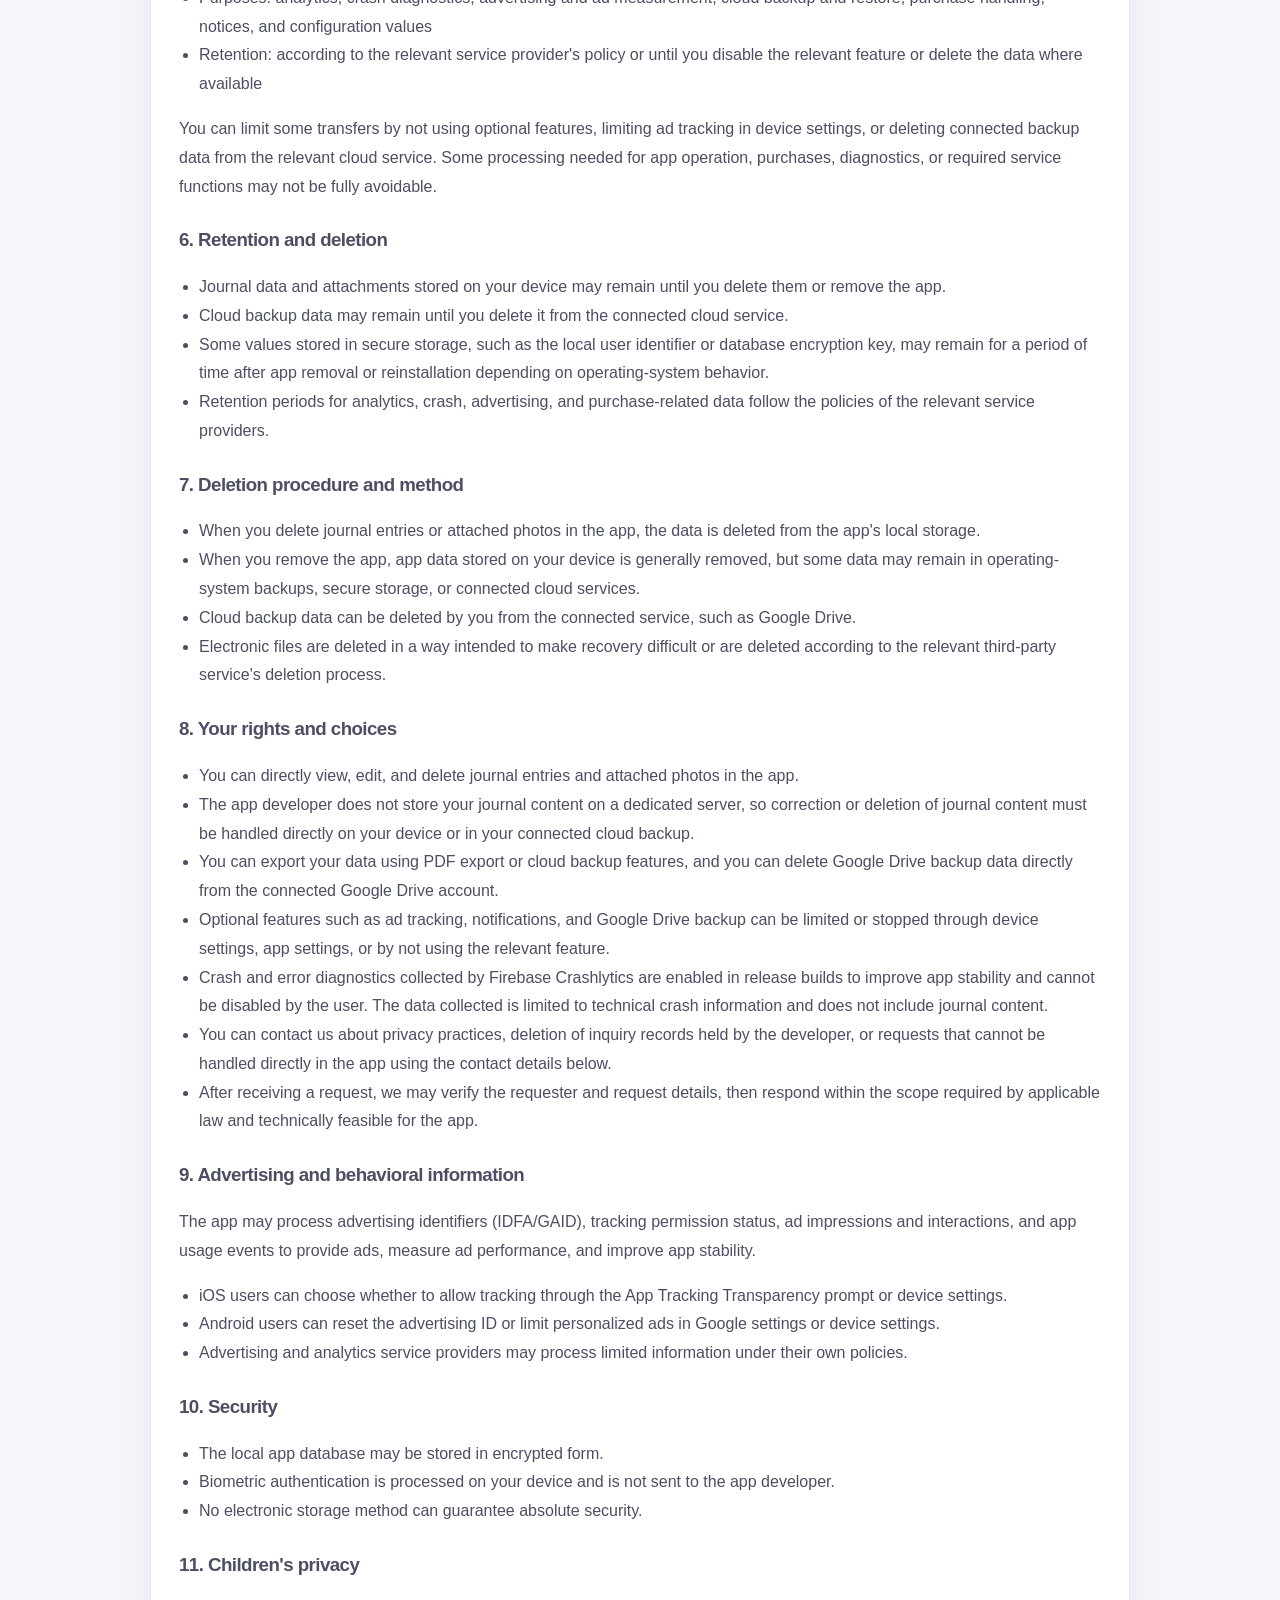
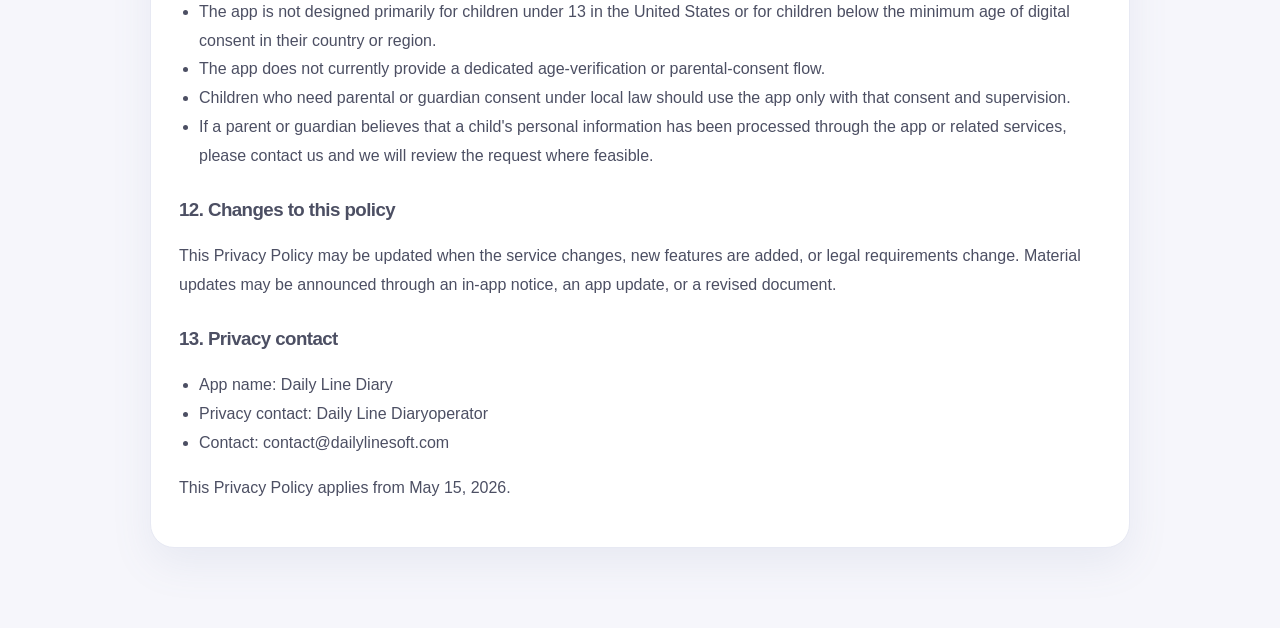
<file: privacy.html>
<!DOCTYPE html>
<html lang="ko">
<head>
  <meta charset="UTF-8" />
  <meta name="viewport" content="width=device-width, initial-scale=1.0" />
  <title>Daily Line Diary | Privacy Policy</title>
  <style>
    body{margin:0;font-family:-apple-system,BlinkMacSystemFont,"Apple SD Gothic Neo","Pretendard","Segoe UI",sans-serif;background:#f6f6fb;color:#4c4f63;line-height:1.8}
    .wrap{width:min(980px, calc(100% - 24px)); margin:0 auto; padding:32px 0 80px}
    .top{display:flex; gap:12px; flex-wrap:wrap; margin-bottom:18px}
    .btn{display:inline-flex;padding:12px 16px;border-radius:14px;background:#fff;border:1px solid #e7e9f3;color:#6d7ba4;text-decoration:none;font-weight:800}
    .card{background:#fff;border:1px solid #e7e9f3;border-radius:24px;padding:28px;box-shadow:0 16px 40px rgba(109,123,164,.10);margin-top:18px}
    h1,h3{letter-spacing:-.03em}
    h1{margin:0 0 8px;font-size:2.2rem}
    h3{margin:22px 0 8px}
    ul{padding-left:20px}
    .muted{color:#8f94aa}
  </style>
</head>
<body>
  <div class="wrap">
    <div class="top">
      <a class="btn" href="index.html">← Back to Home</a>
      <a class="btn" href="terms.html">Terms of Use</a>
    </div>

    <div class="card">
      <h1>Daily Line Diary 개인정보처리방침</h1>
      <p class="muted">시행일자: 2026년 5월 15일</p>
      <p>DailyLine(이하 "앱")은 개인 기록과 회고를 돕는 일기 앱입니다. 본 개인정보처리방침은 앱이 어떤 정보를 처리할 수 있는지, 왜 필요한지, 어디에 저장될 수 있는지, 사용자가 어떤 선택을 할 수 있는지 설명합니다.</p>

      <h3>1. 앱이 처리할 수 있는 정보</h3>
      <h3>1.1 사용자가 직접 추가하는 정보</h3>
      <ul><li>일기 본문, 제목, 날짜, 감정 선택 등 사용자가 기록에 저장하는 내용</li><li>일기에 첨부한 사진과 스티커</li></ul>
      <h3>1.2 앱 동작을 위해 기기에 저장되는 정보</h3>
      <ul><li>앱이 생성한 로컬 사용자 식별자</li><li>로컬 데이터베이스 암호화 키</li><li>언어, 테마, 잠금, 알림 시간, 온보딩, 백업 설정 등 앱 설정값</li></ul>
      <h3>1.3 기능 제공 과정에서 자동으로 처리될 수 있는 정보</h3>
      <ul><li>광고 제공 또는 측정을 위해 사용될 수 있는 광고 식별자(IDFA/GAID)와 추적 허용 상태</li><li>일기 작성, 언어 변경, 알림 저장, 공유, PDF 내보내기, 구매 및 복원 같은 앱 사용 이벤트</li><li>오류 진단과 안정성 개선을 위한 충돌 및 진단 정보</li><li>공지, 버전 확인, 설정값 제공을 위한 Remote Config 요청 정보</li></ul>
      <h3>1.4 선택 기능 사용 시 처리되는 정보</h3>
      <ul><li>Google Drive 백업과 복원에 필요한 계정 연동 정보</li><li>App Store 또는 Google Play를 통한 구매 및 복원 처리 정보</li></ul>

      <h3>2. 개인정보 처리 목적</h3>
      <ul><li>일기 작성, 저장, 잠금, 검색, 내보내기, 복원 등 핵심 기능 제공</li><li>선택한 클라우드 백업 서비스와의 연동</li><li>알림, 프리미엄 구매 확인, 공지 노출, 버전 확인 등 운영 기능 제공</li><li>앱 사용 흐름 분석, 오류 진단, 안정성 개선</li><li>광고 제공 및 광고 추적 제한 설정 반영</li></ul>

      <h3>3. 정보가 저장되는 위치</h3>
      <h3>3.1 기기 내부 저장</h3>
      <ul><li>일기 데이터와 첨부 사진은 기본적으로 사용자의 기기에 저장됩니다.</li><li>앱은 일기 데이터 저장을 위해 별도의 전용 서버에 일기 본문을 업로드하지 않습니다.</li><li>일부 운영 정보는 기기 보안 저장소(Keychain 또는 Keystore 등)에 저장될 수 있습니다.</li></ul>
      <h3>3.2 외부 서비스 저장</h3>
      <ul><li>사용자가 클라우드 백업을 활성화하면 백업 데이터는 Google Drive에 저장될 수 있습니다.</li><li>분석, 충돌 진단, 광고, 결제, Remote Config 기능을 위해 필요한 일부 정보는 해당 외부 서비스로 전송될 수 있습니다.</li></ul>

      <h3>4. 제3자 제공 및 외부 처리자</h3>
      <p>앱은 사용자의 개인정보를 판매하지 않습니다. 다만 서비스 제공에 필요한 범위에서 외부 서비스가 정보를 처리할 수 있으며, 법령상 요구가 있는 경우 정보가 제공될 수 있습니다.</p>
      <h3>4.1 사용 중인 외부 서비스</h3>
      <ul><li>Google Firebase Analytics / Google LLC: 앱 사용 이벤트 분석</li><li>Firebase Crashlytics / Google LLC: 오류 및 충돌 진단</li><li>Firebase Remote Config / Google LLC: 공지, 버전, 설정값 제공</li><li>Google AdMob / Google LLC: 광고 제공 및 광고 성과 측정</li><li>Google Drive / Google LLC: 클라우드 백업 및 복원</li><li>App Store / Apple Inc. 및 Google Play / Google LLC: 인앱 구매 및 복원 처리</li></ul>

      <h3>5. 국외 이전</h3>
      <p>앱은 전 세계에서 운영되는 외부 서비스를 사용하므로, 서비스 제공 과정에서 일부 정보가 대한민국 외 국가로 이전, 저장 또는 처리될 수 있습니다.</p>
      <ul><li>이전받는 자: Google LLC, Apple Inc. 및 각 회사의 관련 서비스 제공자</li><li>이전 국가: 미국 등 해당 외부 서비스가 서버 또는 처리 시설을 운영하는 국가</li><li>이전 항목: 광고 식별자, 앱 사용 이벤트, 충돌 및 진단 정보, Remote Config 요청 정보, Google Drive 백업 데이터, 구매 및 복원 처리 정보 등 기능 제공에 필요한 정보</li><li>이전 목적: 분석, 오류 진단, 광고 제공 및 측정, 클라우드 백업과 복원, 결제 처리, 공지와 설정값 제공</li><li>보유 및 이용 기간: 각 외부 서비스 제공자의 정책 또는 사용자가 해당 기능을 해제하거나 데이터를 삭제할 때까지</li></ul>
      <p>사용자는 선택 기능을 사용하지 않거나, 기기 설정에서 광고 추적을 제한하거나, 연결된 클라우드 서비스에서 백업 데이터를 삭제하는 방식으로 일부 국외 이전을 제한할 수 있습니다. 다만 앱 운영, 결제, 오류 진단 등 필수 기능에 필요한 처리는 완전히 제한되지 않을 수 있습니다.</p>

      <h3>6. 보관 기간과 삭제</h3>
      <ul><li>기기에 저장된 일기 데이터와 첨부 파일은 사용자가 직접 삭제하거나 앱을 제거할 때까지 보관될 수 있습니다.</li><li>클라우드 백업 데이터는 사용자가 해당 클라우드 서비스에서 직접 삭제할 때까지 남아 있을 수 있습니다.</li><li>로컬 사용자 식별자나 데이터베이스 암호화 키처럼 보안 저장소에 저장되는 일부 값은 운영체제나 기기 정책에 따라 앱 삭제 또는 재설치 이후에도 일정 기간 남을 수 있습니다.</li><li>분석, 충돌, 광고, 구매 관련 데이터의 보관 기간은 각 외부 서비스 제공자의 정책을 따릅니다.</li></ul>

      <h3>7. 파기 절차와 방법</h3>
      <ul><li>앱 안에서 일기나 첨부 사진을 삭제하면 해당 데이터는 앱의 로컬 저장소에서 삭제됩니다.</li><li>앱을 제거하면 일반적으로 기기에 저장된 앱 데이터가 삭제되지만, 운영체제의 백업, 보안 저장소 또는 연결된 클라우드 서비스에 일부 데이터가 남을 수 있습니다.</li><li>클라우드 백업 데이터는 사용자가 Google Drive 등 연결된 서비스에서 직접 삭제할 수 있습니다.</li><li>전자 파일은 복구하기 어렵도록 삭제하거나, 해당 외부 서비스의 삭제 절차에 따라 파기됩니다.</li></ul>

      <h3>8. 사용자의 권리와 선택</h3>
      <ul><li>사용자는 앱 안에서 일기와 첨부 사진을 직접 열람, 수정, 삭제할 수 있습니다.</li><li>앱 개발자는 사용자의 일기 내용을 별도 서버에 저장하지 않으므로, 일기 내용의 정정 또는 삭제는 사용자의 기기 또는 연결된 클라우드 백업에서 직접 처리해야 합니다.</li><li>PDF 내보내기와 클라우드 백업을 통해 데이터를 반출할 수 있으며, Google Drive 백업 데이터는 사용자가 연결된 Google Drive에서 직접 삭제할 수 있습니다.</li><li>광고 추적, 알림, Google Drive 백업 등 선택 기능은 기기 설정, 앱 설정 또는 해당 기능 사용 여부를 통해 제한하거나 중단할 수 있습니다.</li><li>Firebase Crashlytics를 통한 충돌 및 오류 진단은 앱 안정성 향상을 위해 정식 출시 버전에서 활성화되며, 사용자가 직접 비활성화할 수 없습니다. 수집되는 데이터는 기술적 충돌 정보에 한정되며 일기 내용은 포함되지 않습니다.</li><li>개인정보 처리 방식에 대한 문의, 개발자가 보유한 문의 기록의 삭제 요청, 또는 앱에서 직접 처리하기 어려운 요청이 있는 경우 아래 연락처로 문의할 수 있습니다.</li><li>요청을 받으면 본인 확인과 요청 내용 확인 후 관련 법령과 기술적으로 가능한 범위에서 처리합니다.</li></ul>

      <h3>9. 광고 및 행태정보</h3>
      <p>앱은 광고 제공, 광고 성과 측정, 앱 안정성 개선을 위해 광고 식별자(IDFA/GAID), 추적 허용 상태, 광고 노출 및 상호작용 정보, 앱 사용 이벤트를 처리할 수 있습니다.</p>
      <ul><li>iOS 사용자는 앱 추적 투명성(ATT) 팝업 또는 기기 설정에서 추적 허용 여부를 선택할 수 있습니다.</li><li>Android 사용자는 Google 설정 또는 기기 설정에서 광고 ID를 재설정하거나 맞춤형 광고를 제한할 수 있습니다.</li><li>광고 또는 분석 서비스 제공자는 자체 정책에 따라 제한된 정보를 처리할 수 있습니다.</li></ul>

      <h3>10. 보안</h3>
      <ul><li>앱의 로컬 데이터베이스는 암호화되어 저장될 수 있습니다.</li><li>생체 인증 정보는 기기 내부에서 처리되며 앱 개발자에게 전송되지 않습니다.</li><li>다만 어떤 전자적 저장 방식도 절대적인 보안을 보장할 수는 없습니다.</li></ul>

      <h3>11. 아동의 개인정보</h3>
      <ul><li>이 앱은 대한민국 기준 만 14세 미만 아동을 주요 이용 대상으로 설계되지 않았습니다.</li><li>현재 앱에는 별도의 연령 확인 또는 법정대리인 동의 절차가 구현되어 있지 않습니다.</li><li>만 14세 미만 아동 또는 거주 지역 법령상 보호자 동의가 필요한 연령의 사용자는 보호자의 지도와 동의 아래 앱을 사용해야 합니다.</li><li>보호자가 아동의 개인정보가 앱 또는 관련 서비스에서 처리되었다고 판단하는 경우 연락 주시면 확인 가능한 범위에서 검토하겠습니다.</li></ul>

      <h3>12. 방침 변경</h3>
      <p>본 개인정보처리방침은 서비스 변경, 기능 추가, 법령 반영 등에 따라 수정될 수 있습니다. 중요한 변경이 있는 경우 앱 내 공지, 업데이트 안내 또는 문서 개정으로 알릴 수 있습니다.</p>

      <h3>13. 개인정보 보호 담당자 및 문의</h3>
      <ul><li>앱 이름: Daily Line Diary</li><li>개인정보 보호 담당자: Daily Line Diary 운영자</li><li>연락처: contact@dailylinesoft.com</li></ul>
      <p>본 개인정보처리방침은 2026년 5월 15일부터 적용됩니다.</p>
    </div>

    <div class="card">
      <h1>Daily Line DiaryPrivacy Policy</h1>
      <p class="muted">Effective date: May 15, 2026</p>
      <p>Daily Line Diary("the app") is a journaling app designed to support personal reflection. This Privacy Policy explains what information the app may process, why it is needed, where it may be stored, and what choices you have.</p>

      <h3>1. Information the app may process</h3>
      <h3>1.1 Information you add yourself</h3>
      <ul><li>Journal text, titles, dates, mood selections, and other content you save in an entry</li><li>Photos and stickers attached to an entry</li></ul>
      <h3>1.2 Information stored on your device to operate the app</h3>
      <ul><li>A local user identifier generated by the app</li><li>A local database encryption key</li><li>App settings such as language, theme, lock preference, reminder time, onboarding state, and backup options</li></ul>
      <h3>1.3 Information that may be processed automatically while features run</h3>
      <ul><li>Advertising identifiers (IDFA/GAID) and tracking permission status used for ads or ad measurement</li><li>App usage events such as writing an entry, changing language, saving notification settings, sharing, exporting PDF files, and completing or restoring purchases</li><li>Crash and diagnostic information used to improve stability</li><li>Remote Config requests used to provide notices, version checks, and configuration values</li></ul>
      <h3>1.4 Information used when you enable optional features</h3>
      <ul><li>Account connection details needed for Google Drive backup and restore</li><li>Purchase and restore handling information from the App Store or Google Play</li></ul>

      <h3>2. Why information is used</h3>
      <ul><li>To provide core features such as writing, storing, locking, searching, exporting, and restoring journal entries</li><li>To connect to the cloud backup service you choose</li><li>To support reminders, premium purchase verification, notices, and version checks</li><li>To analyze product usage, diagnose crashes, and improve app reliability</li><li>To show ads and respect your ad-tracking choices</li><li>To translate selected text only when you request that action</li></ul>

      <h3>3. Where information is stored</h3>
      <h3>3.1 On-device storage</h3>
      <ul><li>Journal entries and attached photos are stored on your device by default.</li><li>The app does not operate a dedicated server for storing your journal text.</li><li>Some operational values may be stored in secure device storage such as Keychain or Keystore.</li></ul>
      <h3>3.2 Third-party services</h3>
      <ul><li>If you enable cloud backup, backup data may be stored in Google Drive.</li><li>Some information needed for analytics, crash reporting, ads, purchases, and Remote Config may be sent to the relevant service providers.</li></ul>

      <h3>4. Third-party processors and sharing</h3>
      <p>The app does not sell your personal information. However, service providers may process limited information as needed to operate their part of the service, and information may be disclosed when required by law.</p>
      <h3>4.1 Services currently used by the app</h3>
      <ul><li>Google Firebase Analytics / Google LLC: app usage analytics</li><li>Firebase Crashlytics / Google LLC: error and crash diagnostics</li><li>Firebase Remote Config / Google LLC: notices, version checks, and configuration values</li><li>Google AdMob / Google LLC: advertising and ad measurement</li><li>Google Drive / Google LLC: cloud backup and restore</li><li>App Store / Apple Inc. and Google Play / Google LLC: in-app purchase and restore handling</li></ul>

      <h3>5. International transfers</h3>
      <p>Because the app uses third-party services that operate globally, some information may be transferred to, stored in, or processed in countries outside your country of residence.</p>
      <ul><li>Recipients: Google LLC, Apple Inc., and their relevant service providers</li><li>Countries: the United States and other countries where those service providers operate servers or processing facilities</li><li>Information: advertising identifiers, app usage events, crash and diagnostic information, Remote Config request information, Google Drive backup data, purchase and restore handling information, and other information needed to provide the relevant feature</li><li>Purposes: analytics, crash diagnostics, advertising and ad measurement, cloud backup and restore, purchase handling, notices, and configuration values</li><li>Retention: according to the relevant service provider's policy or until you disable the relevant feature or delete the data where available</li></ul>
      <p>You can limit some transfers by not using optional features, limiting ad tracking in device settings, or deleting connected backup data from the relevant cloud service. Some processing needed for app operation, purchases, diagnostics, or required service functions may not be fully avoidable.</p>

      <h3>6. Retention and deletion</h3>
      <ul><li>Journal data and attachments stored on your device may remain until you delete them or remove the app.</li><li>Cloud backup data may remain until you delete it from the connected cloud service.</li><li>Some values stored in secure storage, such as the local user identifier or database encryption key, may remain for a period of time after app removal or reinstallation depending on operating-system behavior.</li><li>Retention periods for analytics, crash, advertising, and purchase-related data follow the policies of the relevant service providers.</li></ul>

      <h3>7. Deletion procedure and method</h3>
      <ul><li>When you delete journal entries or attached photos in the app, the data is deleted from the app's local storage.</li><li>When you remove the app, app data stored on your device is generally removed, but some data may remain in operating-system backups, secure storage, or connected cloud services.</li><li>Cloud backup data can be deleted by you from the connected service, such as Google Drive.</li><li>Electronic files are deleted in a way intended to make recovery difficult or are deleted according to the relevant third-party service's deletion process.</li></ul>

      <h3>8. Your rights and choices</h3>
      <ul><li>You can directly view, edit, and delete journal entries and attached photos in the app.</li><li>The app developer does not store your journal content on a dedicated server, so correction or deletion of journal content must be handled directly on your device or in your connected cloud backup.</li><li>You can export your data using PDF export or cloud backup features, and you can delete Google Drive backup data directly from the connected Google Drive account.</li><li>Optional features such as ad tracking, notifications, and Google Drive backup can be limited or stopped through device settings, app settings, or by not using the relevant feature.</li><li>Crash and error diagnostics collected by Firebase Crashlytics are enabled in release builds to improve app stability and cannot be disabled by the user. The data collected is limited to technical crash information and does not include journal content.</li><li>You can contact us about privacy practices, deletion of inquiry records held by the developer, or requests that cannot be handled directly in the app using the contact details below.</li><li>After receiving a request, we may verify the requester and request details, then respond within the scope required by applicable law and technically feasible for the app.</li></ul>

      <h3>9. Advertising and behavioral information</h3>
      <p>The app may process advertising identifiers (IDFA/GAID), tracking permission status, ad impressions and interactions, and app usage events to provide ads, measure ad performance, and improve app stability.</p>
      <ul><li>iOS users can choose whether to allow tracking through the App Tracking Transparency prompt or device settings.</li><li>Android users can reset the advertising ID or limit personalized ads in Google settings or device settings.</li><li>Advertising and analytics service providers may process limited information under their own policies.</li></ul>

      <h3>10. Security</h3>
      <ul><li>The local app database may be stored in encrypted form.</li><li>Biometric authentication is processed on your device and is not sent to the app developer.</li><li>No electronic storage method can guarantee absolute security.</li></ul>

      <h3>11. Children's privacy</h3>
      <ul><li>The app is not designed primarily for children under 13 in the United States or for children below the minimum age of digital consent in their country or region.</li><li>The app does not currently provide a dedicated age-verification or parental-consent flow.</li><li>Children who need parental or guardian consent under local law should use the app only with that consent and supervision.</li><li>If a parent or guardian believes that a child's personal information has been processed through the app or related services, please contact us and we will review the request where feasible.</li></ul>

      <h3>12. Changes to this policy</h3>
      <p>This Privacy Policy may be updated when the service changes, new features are added, or legal requirements change. Material updates may be announced through an in-app notice, an app update, or a revised document.</p>

      <h3>13. Privacy contact</h3>
      <ul><li>App name: Daily Line Diary</li><li>Privacy contact: Daily Line Diaryoperator</li><li>Contact: contact@dailylinesoft.com</li></ul>
      <p>This Privacy Policy applies from May 15, 2026.</p>
    </div>
  </div>
</body>
</html>
</file>
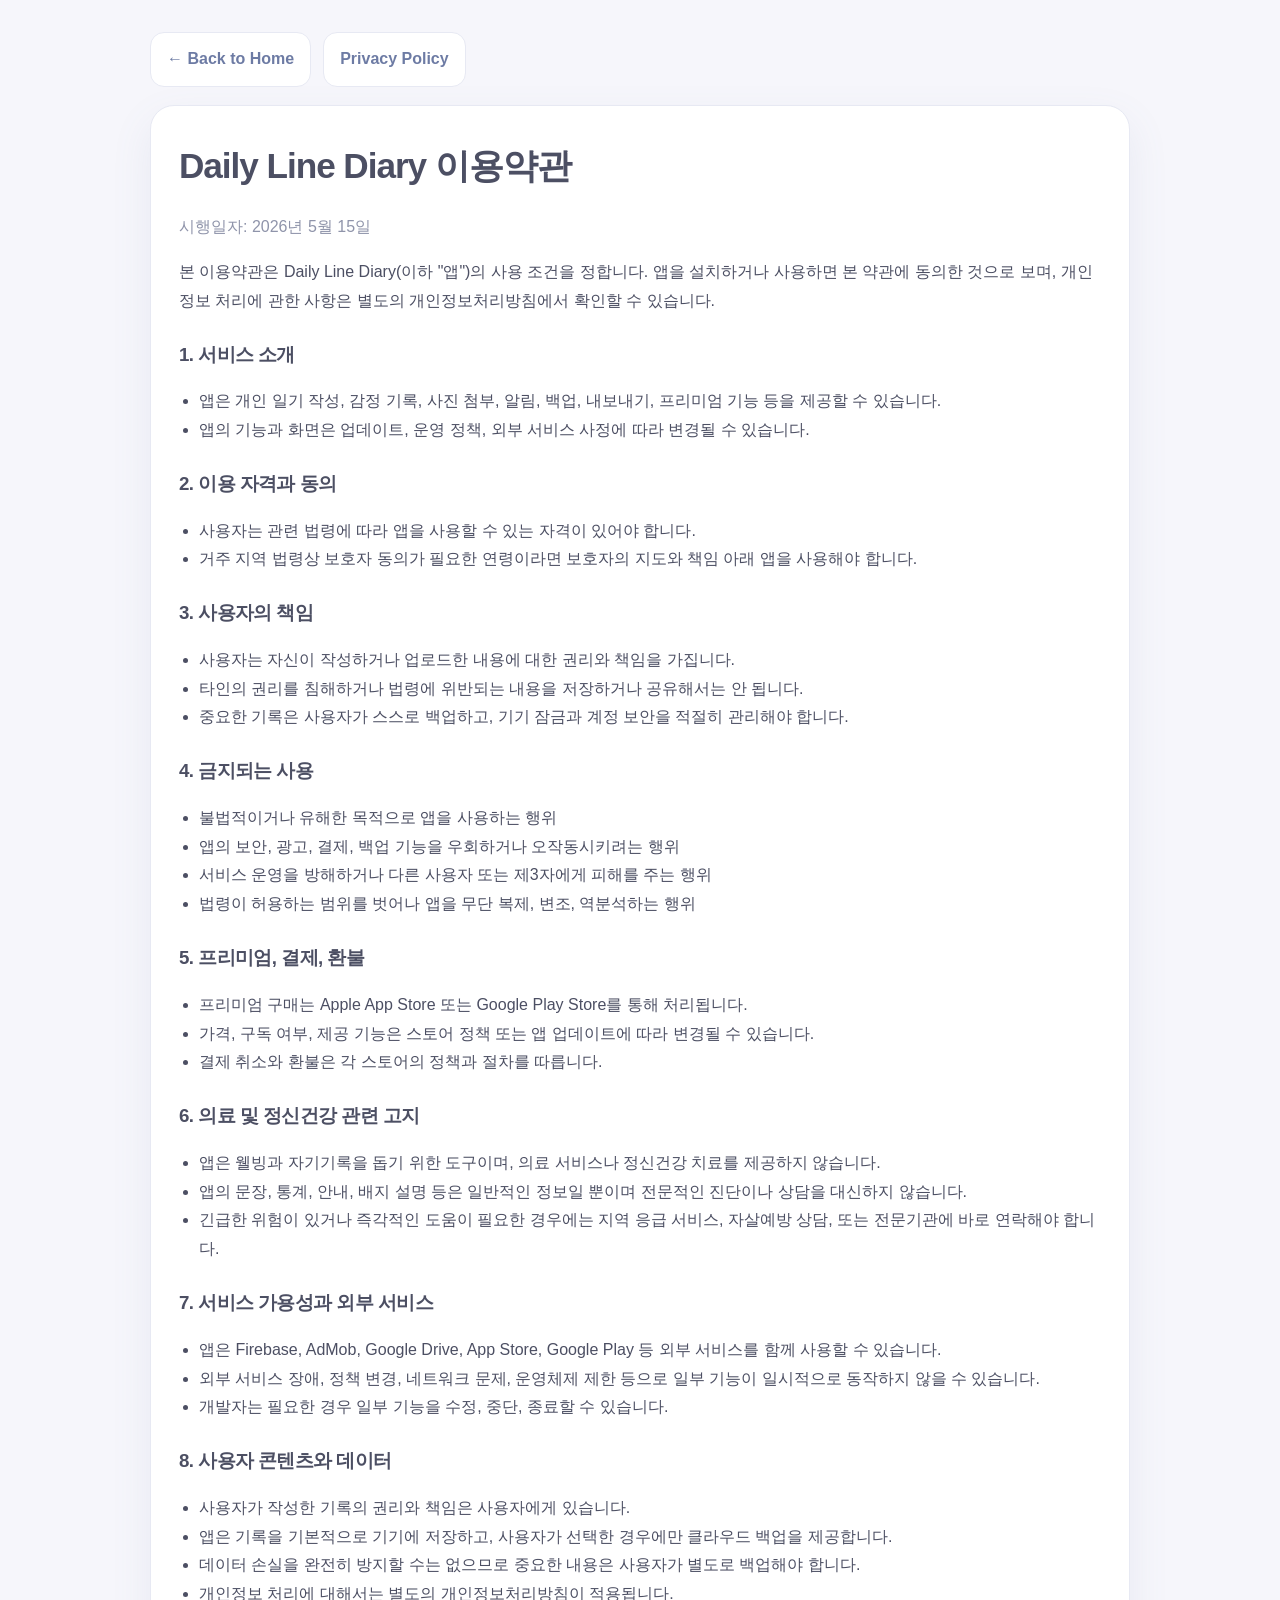
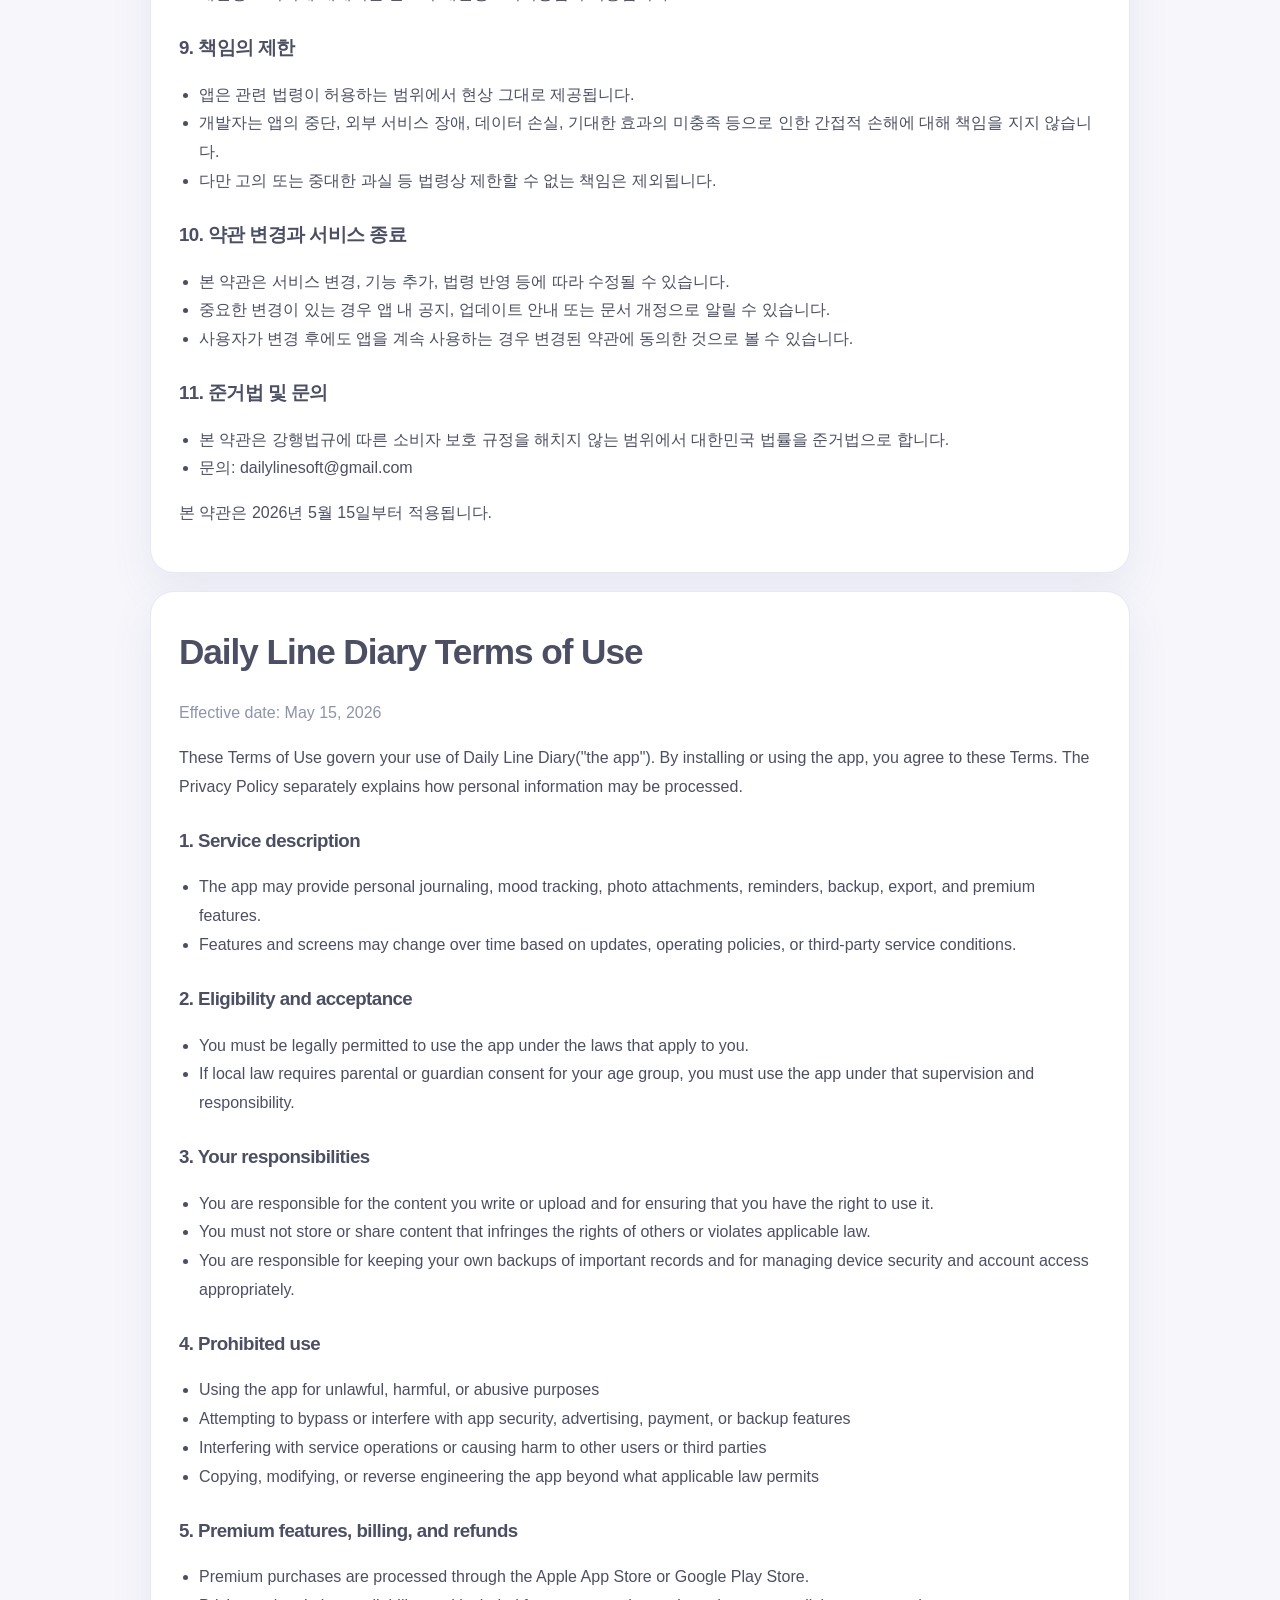
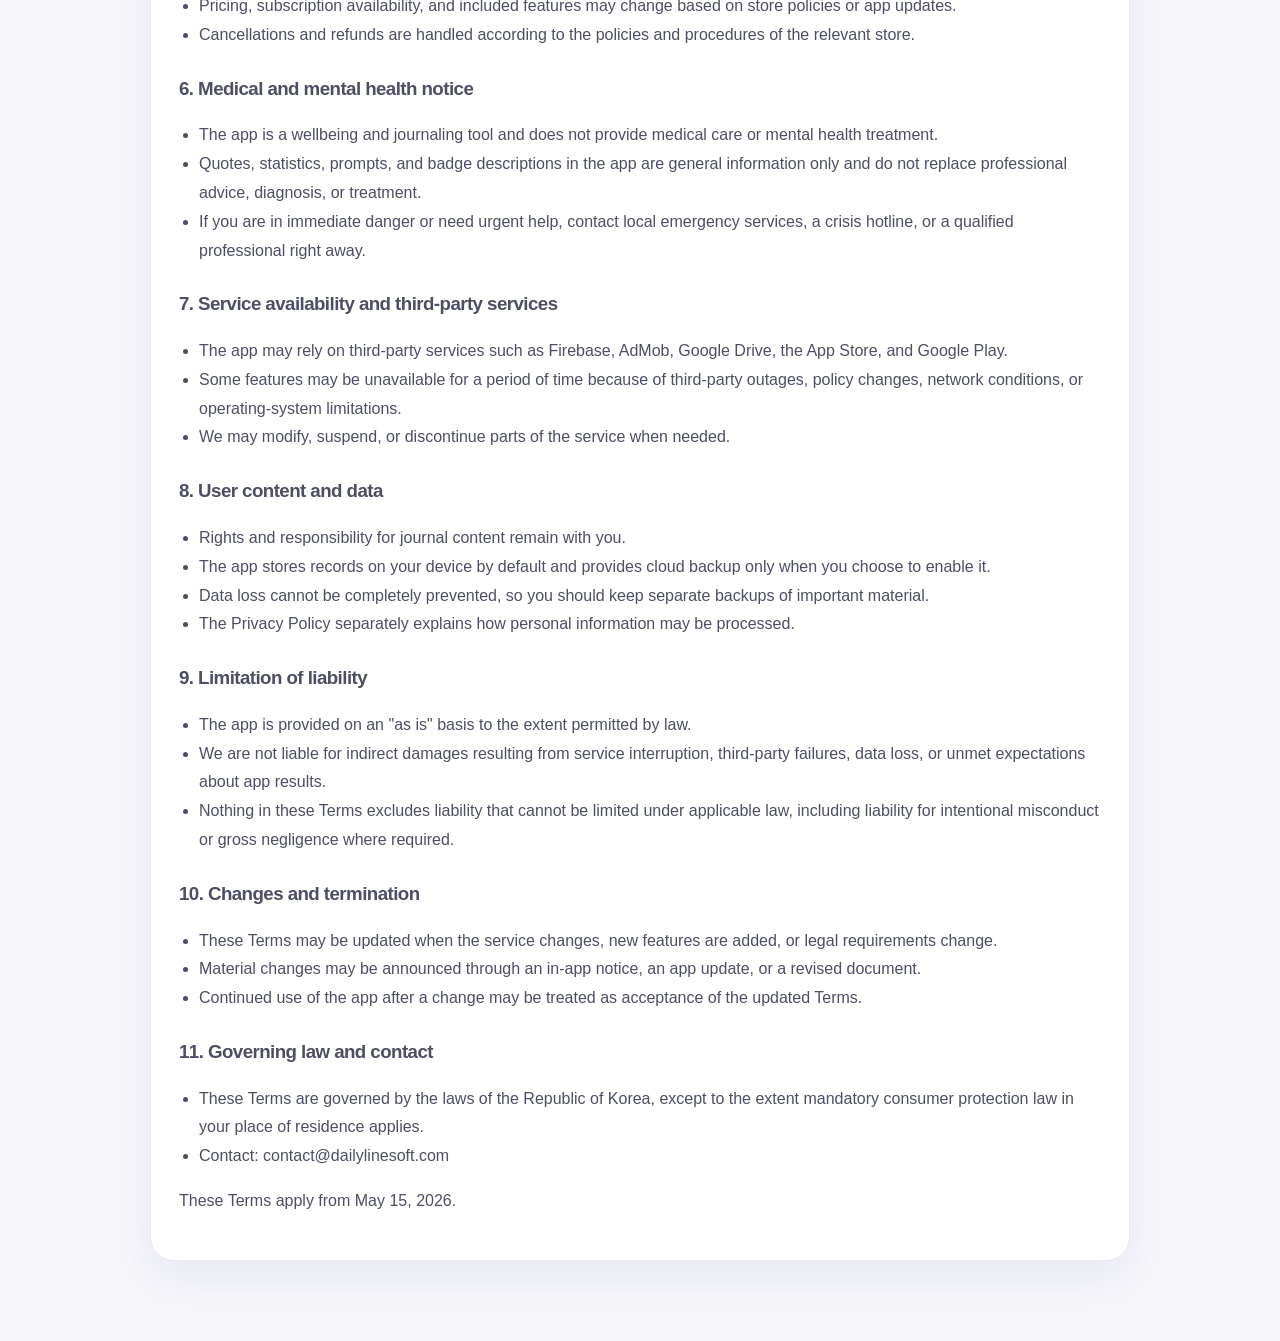
<file: terms.html>
<!-- terms.html -->
<!DOCTYPE html>
<html lang="ko">
<head>
  <meta charset="UTF-8" />
  <meta name="viewport" content="width=device-width, initial-scale=1.0" />
  <title>Daily Line Diary | Terms of Use</title>

  <style>
    body{
      margin:0;
      font-family:-apple-system,BlinkMacSystemFont,"Apple SD Gothic Neo","Pretendard","Segoe UI",sans-serif;
      background:#f6f6fb;
      color:#4c4f63;
      line-height:1.8;
    }

    .wrap{
      width:min(980px, calc(100% - 24px));
      margin:0 auto;
      padding:32px 0 80px;
    }

    .top{
      display:flex;
      gap:12px;
      flex-wrap:wrap;
      margin-bottom:18px;
    }

    .btn{
      display:inline-flex;
      padding:12px 16px;
      border-radius:14px;
      background:#fff;
      border:1px solid #e7e9f3;
      color:#6d7ba4;
      text-decoration:none;
      font-weight:800;
    }

    .card{
      background:#fff;
      border:1px solid #e7e9f3;
      border-radius:24px;
      padding:28px;
      box-shadow:0 16px 40px rgba(109,123,164,.10);
      margin-top:18px;
    }

    h1,h3{
      letter-spacing:-.03em;
    }

    h1{
      margin:0 0 8px;
      font-size:2.2rem;
    }

    h3{
      margin:22px 0 8px;
    }

    ul{
      padding-left:20px;
    }

    .muted{
      color:#8f94aa;
    }
  </style>
</head>

<body>

<div class="wrap">

  <div class="top">
    <a class="btn" href="index.html">← Back to Home</a>
    <a class="btn" href="privacy.html">Privacy Policy</a>
  </div>

  <!-- 한국어 -->
  <div class="card">

    <h1>Daily Line Diary 이용약관</h1>

    <p class="muted">시행일자: 2026년 5월 15일</p>

    <p>
      본 이용약관은 Daily Line Diary(이하 "앱")의 사용 조건을 정합니다.
      앱을 설치하거나 사용하면 본 약관에 동의한 것으로 보며,
      개인정보 처리에 관한 사항은 별도의 개인정보처리방침에서 확인할 수 있습니다.
    </p>

    <h3>1. 서비스 소개</h3>

    <ul>
      <li>앱은 개인 일기 작성, 감정 기록, 사진 첨부, 알림, 백업, 내보내기, 프리미엄 기능 등을 제공할 수 있습니다.</li>
      <li>앱의 기능과 화면은 업데이트, 운영 정책, 외부 서비스 사정에 따라 변경될 수 있습니다.</li>
    </ul>

    <h3>2. 이용 자격과 동의</h3>

    <ul>
      <li>사용자는 관련 법령에 따라 앱을 사용할 수 있는 자격이 있어야 합니다.</li>
      <li>거주 지역 법령상 보호자 동의가 필요한 연령이라면 보호자의 지도와 책임 아래 앱을 사용해야 합니다.</li>
    </ul>

    <h3>3. 사용자의 책임</h3>

    <ul>
      <li>사용자는 자신이 작성하거나 업로드한 내용에 대한 권리와 책임을 가집니다.</li>
      <li>타인의 권리를 침해하거나 법령에 위반되는 내용을 저장하거나 공유해서는 안 됩니다.</li>
      <li>중요한 기록은 사용자가 스스로 백업하고, 기기 잠금과 계정 보안을 적절히 관리해야 합니다.</li>
    </ul>

    <h3>4. 금지되는 사용</h3>

    <ul>
      <li>불법적이거나 유해한 목적으로 앱을 사용하는 행위</li>
      <li>앱의 보안, 광고, 결제, 백업 기능을 우회하거나 오작동시키려는 행위</li>
      <li>서비스 운영을 방해하거나 다른 사용자 또는 제3자에게 피해를 주는 행위</li>
      <li>법령이 허용하는 범위를 벗어나 앱을 무단 복제, 변조, 역분석하는 행위</li>
    </ul>

    <h3>5. 프리미엄, 결제, 환불</h3>

    <ul>
      <li>프리미엄 구매는 Apple App Store 또는 Google Play Store를 통해 처리됩니다.</li>
      <li>가격, 구독 여부, 제공 기능은 스토어 정책 또는 앱 업데이트에 따라 변경될 수 있습니다.</li>
      <li>결제 취소와 환불은 각 스토어의 정책과 절차를 따릅니다.</li>
    </ul>

    <h3>6. 의료 및 정신건강 관련 고지</h3>

    <ul>
      <li>앱은 웰빙과 자기기록을 돕기 위한 도구이며, 의료 서비스나 정신건강 치료를 제공하지 않습니다.</li>
      <li>앱의 문장, 통계, 안내, 배지 설명 등은 일반적인 정보일 뿐이며 전문적인 진단이나 상담을 대신하지 않습니다.</li>
      <li>긴급한 위험이 있거나 즉각적인 도움이 필요한 경우에는 지역 응급 서비스, 자살예방 상담, 또는 전문기관에 바로 연락해야 합니다.</li>
    </ul>

    <h3>7. 서비스 가용성과 외부 서비스</h3>

    <ul>
      <li>앱은 Firebase, AdMob, Google Drive, App Store, Google Play 등 외부 서비스를 함께 사용할 수 있습니다.</li>
      <li>외부 서비스 장애, 정책 변경, 네트워크 문제, 운영체제 제한 등으로 일부 기능이 일시적으로 동작하지 않을 수 있습니다.</li>
      <li>개발자는 필요한 경우 일부 기능을 수정, 중단, 종료할 수 있습니다.</li>
    </ul>

    <h3>8. 사용자 콘텐츠와 데이터</h3>

    <ul>
      <li>사용자가 작성한 기록의 권리와 책임은 사용자에게 있습니다.</li>
      <li>앱은 기록을 기본적으로 기기에 저장하고, 사용자가 선택한 경우에만 클라우드 백업을 제공합니다.</li>
      <li>데이터 손실을 완전히 방지할 수는 없으므로 중요한 내용은 사용자가 별도로 백업해야 합니다.</li>
      <li>개인정보 처리에 대해서는 별도의 개인정보처리방침이 적용됩니다.</li>
    </ul>

    <h3>9. 책임의 제한</h3>

    <ul>
      <li>앱은 관련 법령이 허용하는 범위에서 현상 그대로 제공됩니다.</li>
      <li>개발자는 앱의 중단, 외부 서비스 장애, 데이터 손실, 기대한 효과의 미충족 등으로 인한 간접적 손해에 대해 책임을 지지 않습니다.</li>
      <li>다만 고의 또는 중대한 과실 등 법령상 제한할 수 없는 책임은 제외됩니다.</li>
    </ul>

    <h3>10. 약관 변경과 서비스 종료</h3>

    <ul>
      <li>본 약관은 서비스 변경, 기능 추가, 법령 반영 등에 따라 수정될 수 있습니다.</li>
      <li>중요한 변경이 있는 경우 앱 내 공지, 업데이트 안내 또는 문서 개정으로 알릴 수 있습니다.</li>
      <li>사용자가 변경 후에도 앱을 계속 사용하는 경우 변경된 약관에 동의한 것으로 볼 수 있습니다.</li>
    </ul>

    <h3>11. 준거법 및 문의</h3>

    <ul>
      <li>본 약관은 강행법규에 따른 소비자 보호 규정을 해치지 않는 범위에서 대한민국 법률을 준거법으로 합니다.</li>
      <li>문의: dailylinesoft@gmail.com</li>
    </ul>

    <p>본 약관은 2026년 5월 15일부터 적용됩니다.</p>

  </div>

  <!-- English -->
  <div class="card">

    <h1>Daily Line Diary Terms of Use</h1>

    <p class="muted">Effective date: May 15, 2026</p>

    <p>
      These Terms of Use govern your use of Daily Line Diary("the app").
      By installing or using the app, you agree to these Terms.
      The Privacy Policy separately explains how personal information may be processed.
    </p>

    <h3>1. Service description</h3>

    <ul>
      <li>The app may provide personal journaling, mood tracking, photo attachments, reminders, backup, export, and premium features.</li>
      <li>Features and screens may change over time based on updates, operating policies, or third-party service conditions.</li>
    </ul>

    <h3>2. Eligibility and acceptance</h3>

    <ul>
      <li>You must be legally permitted to use the app under the laws that apply to you.</li>
      <li>If local law requires parental or guardian consent for your age group, you must use the app under that supervision and responsibility.</li>
    </ul>

    <h3>3. Your responsibilities</h3>

    <ul>
      <li>You are responsible for the content you write or upload and for ensuring that you have the right to use it.</li>
      <li>You must not store or share content that infringes the rights of others or violates applicable law.</li>
      <li>You are responsible for keeping your own backups of important records and for managing device security and account access appropriately.</li>
    </ul>

    <h3>4. Prohibited use</h3>

    <ul>
      <li>Using the app for unlawful, harmful, or abusive purposes</li>
      <li>Attempting to bypass or interfere with app security, advertising, payment, or backup features</li>
      <li>Interfering with service operations or causing harm to other users or third parties</li>
      <li>Copying, modifying, or reverse engineering the app beyond what applicable law permits</li>
    </ul>

    <h3>5. Premium features, billing, and refunds</h3>

    <ul>
      <li>Premium purchases are processed through the Apple App Store or Google Play Store.</li>
      <li>Pricing, subscription availability, and included features may change based on store policies or app updates.</li>
      <li>Cancellations and refunds are handled according to the policies and procedures of the relevant store.</li>
    </ul>

    <h3>6. Medical and mental health notice</h3>

    <ul>
      <li>The app is a wellbeing and journaling tool and does not provide medical care or mental health treatment.</li>
      <li>Quotes, statistics, prompts, and badge descriptions in the app are general information only and do not replace professional advice, diagnosis, or treatment.</li>
      <li>If you are in immediate danger or need urgent help, contact local emergency services, a crisis hotline, or a qualified professional right away.</li>
    </ul>

    <h3>7. Service availability and third-party services</h3>

    <ul>
      <li>The app may rely on third-party services such as Firebase, AdMob, Google Drive, the App Store, and Google Play.</li>
      <li>Some features may be unavailable for a period of time because of third-party outages, policy changes, network conditions, or operating-system limitations.</li>
      <li>We may modify, suspend, or discontinue parts of the service when needed.</li>
    </ul>

    <h3>8. User content and data</h3>

    <ul>
      <li>Rights and responsibility for journal content remain with you.</li>
      <li>The app stores records on your device by default and provides cloud backup only when you choose to enable it.</li>
      <li>Data loss cannot be completely prevented, so you should keep separate backups of important material.</li>
      <li>The Privacy Policy separately explains how personal information may be processed.</li>
    </ul>

    <h3>9. Limitation of liability</h3>

    <ul>
      <li>The app is provided on an "as is" basis to the extent permitted by law.</li>
      <li>We are not liable for indirect damages resulting from service interruption, third-party failures, data loss, or unmet expectations about app results.</li>
      <li>Nothing in these Terms excludes liability that cannot be limited under applicable law, including liability for intentional misconduct or gross negligence where required.</li>
    </ul>

    <h3>10. Changes and termination</h3>

    <ul>
      <li>These Terms may be updated when the service changes, new features are added, or legal requirements change.</li>
      <li>Material changes may be announced through an in-app notice, an app update, or a revised document.</li>
      <li>Continued use of the app after a change may be treated as acceptance of the updated Terms.</li>
    </ul>

    <h3>11. Governing law and contact</h3>

    <ul>
      <li>These Terms are governed by the laws of the Republic of Korea, except to the extent mandatory consumer protection law in your place of residence applies.</li>
      <li>Contact: contact@dailylinesoft.com</li>
    </ul>

    <p>These Terms apply from May 15, 2026.</p>

  </div>

</div>

</body>
</html>
</file>
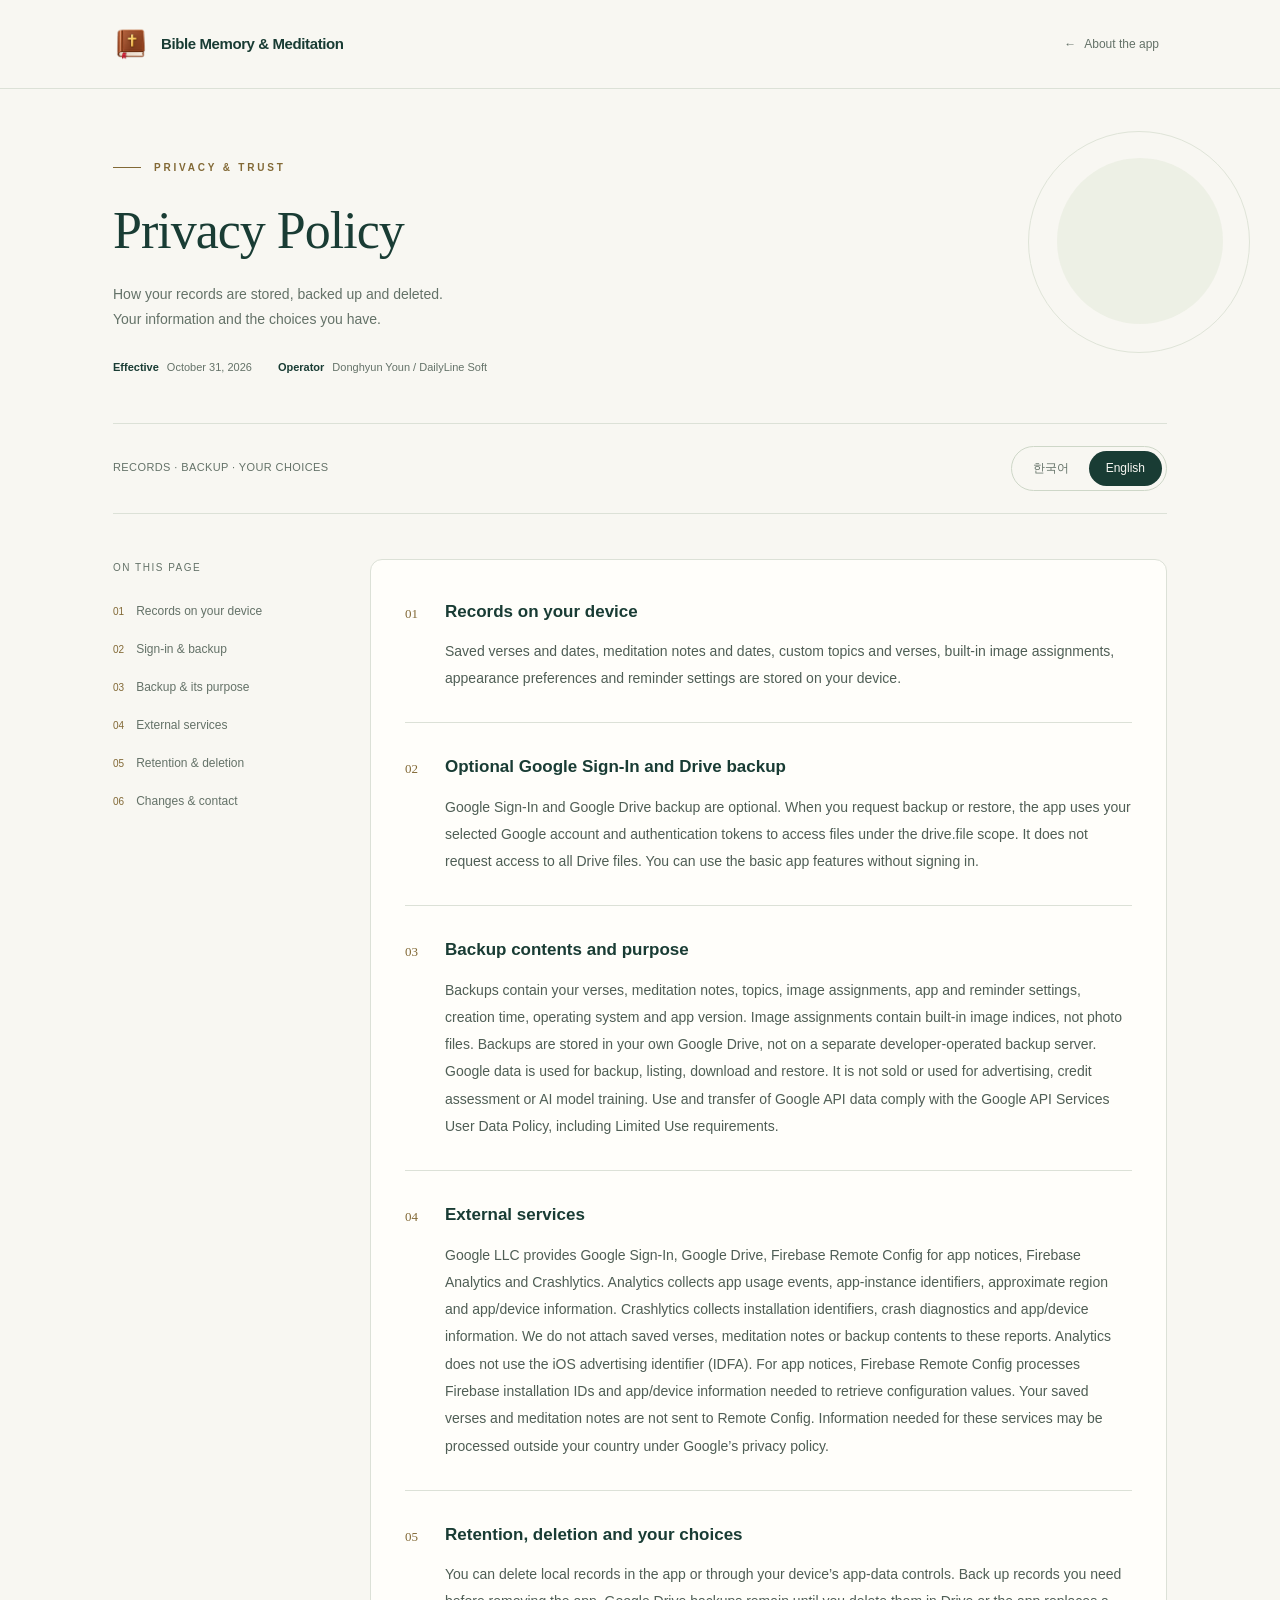
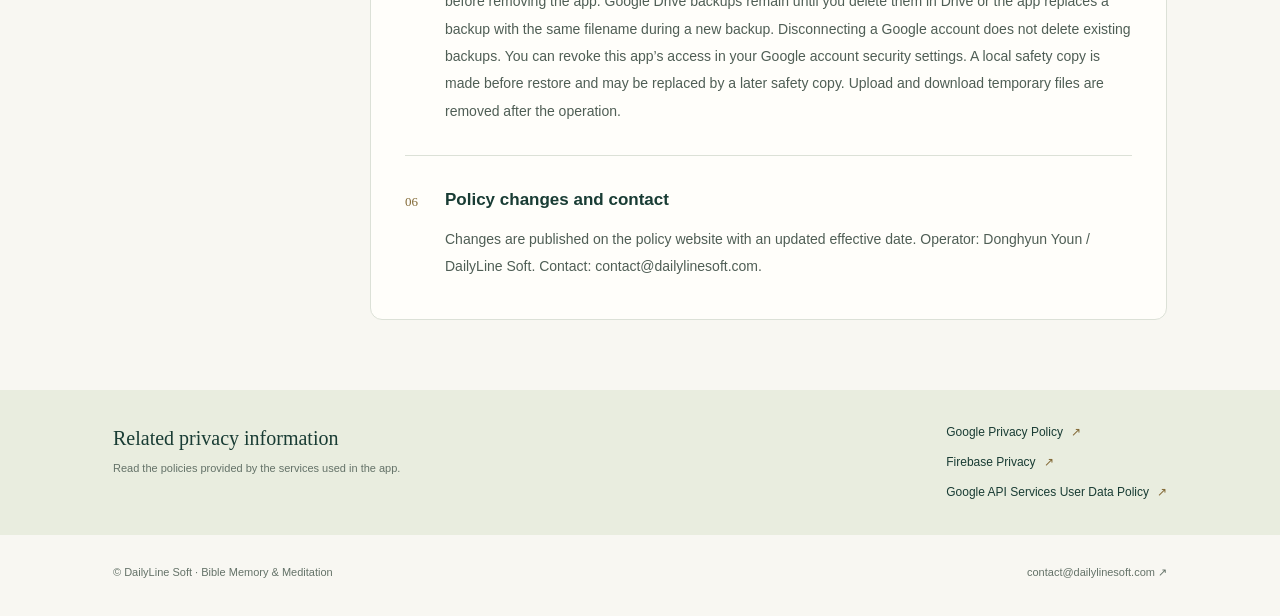
<file: bible/privacy.html>
<!doctype html>
<html lang="ko"><head><meta charset="utf-8"><meta name="viewport" content="width=device-width,initial-scale=1"><meta name="theme-color" content="#193c34"><meta name="description" content="성경암송과 묵상 개인정보처리방침. 기기 기록, Google Drive 백업과 사용자 선택에 관한 안내."><title>개인정보처리방침 · 성경암송과 묵상 | DailyLine Soft</title><link rel="icon" href="assets/app-icon.png"><style>
:root{--paper:#f8f7f2;--ink:#193c34;--muted:#647268;--line:#dce1d7;--gold:#826936;--sage:#e9eddf;--white:#fffefa}*{box-sizing:border-box}html{scroll-behavior:smooth;scroll-padding-top:34px}body{margin:0;background:var(--paper);color:var(--ink);font-family:-apple-system,BlinkMacSystemFont,"Apple SD Gothic Neo","Noto Sans KR",sans-serif;line-height:1.75;-webkit-font-smoothing:antialiased}a{color:inherit;text-underline-offset:5px}button{font:inherit}a:focus-visible,button:focus-visible{outline:3px solid var(--gold);outline-offset:5px}a,button{-webkit-tap-highlight-color:transparent}.wrap{max-width:1150px;margin:auto;padding:0 48px}.skip{position:fixed;top:-90px;left:20px;z-index:10;background:var(--white);padding:12px}.skip:focus{top:12px}.site-header{border-bottom:1px solid var(--line)}.header-inner{min-height:88px;display:flex;align-items:center;justify-content:space-between;gap:20px}.brand{display:flex;align-items:center;gap:12px;text-decoration:none;font-size:15px;font-weight:650;letter-spacing:-.4px}.brand img{width:36px;height:36px;border-radius:10px}.back-link{font-size:12px;text-decoration:none;color:var(--muted);white-space:nowrap}.back-link span{margin-right:8px}.hero{position:relative;padding:70px 0 45px;overflow:hidden}.hero:before{content:"";position:absolute;right:30px;top:42px;width:220px;height:220px;border:1px solid #dfe4d8;border-radius:50%;pointer-events:none}.hero:after{content:"";position:absolute;right:57px;top:69px;width:166px;height:166px;background:var(--sage);border-radius:50%;opacity:.65;pointer-events:none}.hero .wrap{position:relative;z-index:1}.eyebrow{display:flex;align-items:center;gap:13px;font-size:10px;letter-spacing:2.8px;font-weight:650;color:var(--gold)}.eyebrow:before{content:"";width:28px;height:1px;background:currentColor}h1{font-family:"Iowan Old Style","AppleMyungjo","Batang",Georgia,serif;font-weight:400;font-size:clamp(34px,4.5vw,52px);line-height:1.4;letter-spacing:-1.8px;margin:18px 0 15px}.hero-description{font-size:14px;color:var(--muted);margin:0;max-width:550px}.metadata{display:flex;gap:26px;flex-wrap:wrap;margin:27px 0 0;font-size:11px;color:var(--muted)}.metadata span{display:inline-block;margin-right:8px;color:var(--ink);font-weight:600}.document-bar{display:flex;justify-content:space-between;align-items:center;gap:20px;padding:22px 0;border-top:1px solid var(--line);border-bottom:1px solid var(--line)}.document-label{font-size:11px;color:var(--muted);letter-spacing:.4px;margin:0}.languages{display:flex;border:1px solid #ced7c8;border-radius:30px;padding:4px;gap:3px;flex-shrink:0}.languages button{border:0;background:transparent;color:var(--muted);font-size:12px;border-radius:24px;padding:7px 17px;cursor:pointer}.languages button[aria-pressed=true]{background:var(--ink);color:var(--paper)}.policy-layout{display:grid;grid-template-columns:205px minmax(0,1fr);gap:52px;padding:45px 0 70px}.policy-layout[hidden]{display:none}aside nav{position:sticky;top:35px}.toc-label{font-size:10px;letter-spacing:1.5px;margin:0 0 16px;color:var(--muted)}aside a{display:flex;gap:12px;text-decoration:none;padding:10px 0;font-size:12px;color:var(--muted);line-height:1.5}aside a span{color:var(--gold);font-size:10px;padding-top:2px;font-variant-numeric:tabular-nums}aside a:hover{color:var(--ink)}article{min-width:0;background:var(--white);border:1px solid var(--line);border-radius:12px;padding:8px 34px}.policy-section{display:grid;grid-template-columns:27px minmax(0,1fr);gap:13px;padding:30px 0;border-bottom:1px solid var(--line)}.policy-section:last-child{border:0}.section-number{font-family:Georgia,serif;font-size:13px;color:var(--gold);padding-top:5px}h2{font-weight:600;font-size:17px;letter-spacing:-.4px;line-height:1.6;margin:0 0 13px;word-break:keep-all}.policy-section p{font-size:14px;line-height:1.95;color:#4f5e55;margin:0;word-break:keep-all;overflow-wrap:anywhere}.resources{background:var(--sage);padding:32px 0}.resources-inner{display:flex;justify-content:space-between;gap:26px;align-items:start}.resources h2{font-family:"AppleMyungjo",Georgia,serif;font-weight:400;font-size:20px;margin:0 0 5px}.resources p{font-size:11px;color:var(--muted);margin:0}.resource-links{display:flex;flex-direction:column;gap:9px;font-size:12px}.resource-links a{text-decoration:none}.resource-links a:hover{text-decoration:underline}.resource-links span{margin-left:8px;color:var(--gold)}footer{padding:28px 0 34px}.footer-inner{display:flex;justify-content:space-between;gap:16px;flex-wrap:wrap;font-size:11px;color:var(--muted)}.footer-inner a{text-decoration:none}html[lang=en] h1{letter-spacing:-1px}html[lang=en] .policy-section p{word-break:normal}html[lang=en] h2{letter-spacing:0}
@media(min-width:1400px){.hero:before{right:calc((100vw - 1054px)/2)}.hero:after{right:calc((100vw - 1054px)/2 + 27px)}}
@media(max-width:850px){.wrap{padding:0 30px}.policy-layout{grid-template-columns:160px minmax(0,1fr);gap:26px}article{padding:6px 25px}.hero:before{right:-80px}.hero:after{right:-53px}}
@media(max-width:650px){.wrap{padding:0 22px}.header-inner{min-height:74px;gap:12px}.brand{font-size:12px;gap:8px;max-width:200px}.brand img{width:31px;height:31px}.back-link{font-size:11px}.back-link span{margin-right:4px}.hero{padding:45px 0 30px}.hero:before{width:150px;height:150px;right:-75px;top:30px}.hero:after{width:112px;height:112px;right:-56px;top:49px}h1{font-size:34px;letter-spacing:-1.7px;margin:18px 0 13px}.hero-description{font-size:13px;max-width:270px}.metadata{gap:6px;flex-direction:column;margin-top:22px}.document-bar{gap:12px;padding:17px 0}.document-label{font-size:10px;max-width:140px}.languages button{padding:6px 11px;font-size:11px}.policy-layout{display:block;padding:25px 0 38px}aside{margin-bottom:24px}aside nav{position:static}.toc-label{margin-bottom:10px}aside nav{display:grid;grid-template-columns:1fr 1fr;column-gap:18px}.toc-label{grid-column:1/-1}aside a{font-size:11px;padding:7px 0;gap:7px}article{padding:0 18px;border-radius:10px}.policy-section{padding:24px 0;grid-template-columns:19px minmax(0,1fr);gap:8px}h2{font-size:16px}.policy-section p{font-size:13px;line-height:1.95}.section-number{font-size:11px}.resources-inner{display:block}.resource-links{margin-top:22px;font-size:11px}.footer-inner{font-size:10px;display:block}.footer-inner a{display:inline-block;margin-top:10px}html[lang=en] .brand{max-width:175px;line-height:1.4}html[lang=en] h1{font-size:38px}}
@media(prefers-reduced-motion:reduce){html{scroll-behavior:auto}}
@media print{body{background:white}.site-header,.document-bar,aside,.resources,.skip,footer{display:none}.hero{padding:0}.hero:before,.hero:after{display:none}.policy-layout,.policy-layout[hidden]{display:block!important;padding:15px 0}article{border:0;padding:0}.wrap{padding:0;max-width:100%}.policy-section{break-inside:avoid}.policy-section p{font-size:11pt}}
</style></head><body>
<a class="skip" href="#main" data-ko="본문 바로가기" data-en="Skip to content">본문 바로가기</a>
<header class="site-header"><div class="wrap header-inner"><a class="brand" href="./"><img src="assets/app-icon.png" width="36" height="36" alt=""><span data-ko="성경암송과 묵상" data-en="Bible Memory &amp; Meditation">성경암송과 묵상</span></a><a class="back-link" href="./"><span aria-hidden="true">←</span><span data-ko="앱 소개" data-en="About the app">앱 소개</span></a></div></header>
<main id="main"><div class="hero"><div class="wrap"><div class="eyebrow">PRIVACY &amp; TRUST</div><h1 data-ko="개인정보처리방침" data-en="Privacy Policy">개인정보처리방침</h1><p class="hero-description" data-ko="기록의 보관부터 백업과 삭제까지,<br>개인정보 처리와 사용자의 선택을 안내합니다." data-en="How your records are stored, backed up and deleted.<br>Your information and the choices you have.">기록의 보관부터 백업과 삭제까지,<br>개인정보 처리와 사용자의 선택을 안내합니다.</p><div class="metadata"><div><span data-ko="시행일" data-en="Effective">시행일</span><time datetime="2026-10-31" data-ko="2026년 10월 31일" data-en="October 31, 2026">2026년 10월 31일</time></div><div><span data-ko="운영자" data-en="Operator">운영자</span><b style="font-weight:400" data-ko="윤동현 / DailyLine Soft" data-en="Donghyun Youn / DailyLine Soft">윤동현 / DailyLine Soft</b></div></div></div></div>
<div class="wrap"><div class="document-bar"><p class="document-label" data-ko="기록 · 백업 · 사용자의 선택" data-en="RECORDS · BACKUP · YOUR CHOICES">기록 · 백업 · 사용자의 선택</p><div class="languages" role="group" aria-label="Language"><button type="button" data-language="ko" aria-pressed="true">한국어</button><button type="button" data-language="en" aria-pressed="false">English</button></div></div><div class="policy-layout" data-panel="ko" lang="ko"><aside><nav aria-label="방침 목차"><p class="toc-label">목차</p><a href="#ko-1"><span>01</span>기기에 저장되는 기록</a><a href="#ko-2"><span>02</span>Google 로그인과 백업</a><a href="#ko-3"><span>03</span>백업 내용과 사용 목적</a><a href="#ko-4"><span>04</span>외부 서비스</a><a href="#ko-5"><span>05</span>보관과 삭제</a><a href="#ko-6"><span>06</span>방침 변경과 문의</a></nav></aside><article aria-label="개인정보처리방침 본문"><section class="policy-section" id="ko-1" aria-labelledby="ko-heading-1"><div class="section-number" aria-hidden="true">01</div><div><h2 id="ko-heading-1">기기에 저장되는 기록</h2><p>저장한 말씀과 날짜, 묵상과 작성 날짜, 사용자 지정 주제와 추가 구절, 주제·말씀의 사진 배정, 화면 모드·색상·글자 크기와 알림 설정은 기기에 저장됩니다.</p></div></section><section class="policy-section" id="ko-2" aria-labelledby="ko-heading-2"><div class="section-number" aria-hidden="true">02</div><div><h2 id="ko-heading-2">선택 기능인 Google 로그인과 Drive 백업</h2><p>Google 로그인과 Google Drive 백업은 선택 기능입니다. 백업·복원을 요청하면 선택한 Google 계정과 인증 정보를 처리합니다. 인증 토큰은 Drive API 요청에 사용되며, 앱에서 생성하거나 사용하도록 허용된 파일을 처리하는 drive.file 권한만 요청합니다. Drive 전체 파일 접근 권한은 요청하지 않습니다. 로그인하지 않아도 앱의 기본 기능을 사용할 수 있습니다.</p></div></section><section class="policy-section" id="ko-3" aria-labelledby="ko-heading-3"><div class="section-number" aria-hidden="true">03</div><div><h2 id="ko-heading-3">백업 내용과 사용 목적</h2><p>백업에는 말씀, 묵상, 주제, 사진 배정, 앱 설정과 알림 설정, 생성 시각, 운영체제와 앱 버전이 포함됩니다. 사진 배정은 내장 사진의 번호이며 사진 파일 자체는 포함되지 않습니다. 백업은 개인 Google Drive에 저장되며 개발자의 별도 백업 서버에 전송하지 않습니다. Google 데이터는 백업·목록 조회·다운로드·복원에 사용하며, 판매하거나 광고, 신용 평가, AI 모델 학습에 사용하지 않습니다. Google API 정보의 사용과 전송은 Limited Use 요구사항을 포함한 Google API Services User Data Policy를 준수합니다.</p></div></section><section class="policy-section" id="ko-4" aria-labelledby="ko-heading-4"><div class="section-number" aria-hidden="true">04</div><div><h2 id="ko-heading-4">외부 서비스</h2><p>Google LLC는 Google 로그인, Google Drive, 앱 공지용 Firebase Remote Config, Firebase Analytics 및 Crashlytics를 제공합니다. Analytics는 앱 사용 이벤트, 앱 인스턴스 식별자, 대략적인 지역 및 앱·기기 정보를 수집합니다. Crashlytics는 설치 식별자, 오류 진단 및 앱·기기 정보를 수집합니다. 저장한 말씀, 묵상 내용 및 백업 내용은 이러한 보고에 첨부하지 않습니다. Analytics는 iOS 광고 식별자(IDFA)를 사용하지 않습니다. 앱 공지를 불러오는 Firebase Remote Config는 Firebase 설치 식별자 및 설정값 조회에 필요한 앱·기기 정보를 처리합니다. 저장한 말씀과 묵상 내용은 Remote Config로 전송하지 않습니다. 외부 서비스에 필요한 정보는 Google 개인정보처리방침에 따라 대한민국 외 국가에서 처리될 수 있습니다.</p></div></section><section class="policy-section" id="ko-5" aria-labelledby="ko-heading-5"><div class="section-number" aria-hidden="true">05</div><div><h2 id="ko-heading-5">보관·삭제와 사용자의 선택</h2><p>기기의 기록은 앱에서 삭제하거나 운영체제의 앱 데이터 삭제 기능으로 제거할 수 있습니다. 앱을 제거하기 전 필요한 기록을 백업하세요. Drive 백업은 Drive에서 직접 삭제하거나 새 백업 과정에서 앱이 같은 이름의 백업을 교체할 때까지 남습니다. 계정 연결 해제만으로 백업이 삭제되지는 않습니다. Google 계정 보안 설정에서 앱 접근 권한을 철회할 수 있습니다. 복원 전 기록은 기기에 안전 백업으로 저장되며 다음 안전 백업 시 교체될 수 있습니다. 업로드·다운로드용 임시 파일은 작업 후 삭제합니다.</p></div></section><section class="policy-section" id="ko-6" aria-labelledby="ko-heading-6"><div class="section-number" aria-hidden="true">06</div><div><h2 id="ko-heading-6">방침 변경과 문의</h2><p>처리 방식이 바뀌면 웹 개인정보처리방침의 내용과 시행일을 갱신합니다. 운영자: 윤동현 / DailyLine Soft. 문의: contact@dailylinesoft.com.</p></div></section></article></div><div class="policy-layout" data-panel="en" lang="en"><aside><nav aria-label="Policy contents"><p class="toc-label">ON THIS PAGE</p><a href="#en-1"><span>01</span>Records on your device</a><a href="#en-2"><span>02</span>Sign-in &amp; backup</a><a href="#en-3"><span>03</span>Backup &amp; its purpose</a><a href="#en-4"><span>04</span>External services</a><a href="#en-5"><span>05</span>Retention &amp; deletion</a><a href="#en-6"><span>06</span>Changes &amp; contact</a></nav></aside><article aria-label="Privacy policy"><section class="policy-section" id="en-1" aria-labelledby="en-heading-1"><div class="section-number" aria-hidden="true">01</div><div><h2 id="en-heading-1">Records on your device</h2><p>Saved verses and dates, meditation notes and dates, custom topics and verses, built-in image assignments, appearance preferences and reminder settings are stored on your device.</p></div></section><section class="policy-section" id="en-2" aria-labelledby="en-heading-2"><div class="section-number" aria-hidden="true">02</div><div><h2 id="en-heading-2">Optional Google Sign-In and Drive backup</h2><p>Google Sign-In and Google Drive backup are optional. When you request backup or restore, the app uses your selected Google account and authentication tokens to access files under the drive.file scope. It does not request access to all Drive files. You can use the basic app features without signing in.</p></div></section><section class="policy-section" id="en-3" aria-labelledby="en-heading-3"><div class="section-number" aria-hidden="true">03</div><div><h2 id="en-heading-3">Backup contents and purpose</h2><p>Backups contain your verses, meditation notes, topics, image assignments, app and reminder settings, creation time, operating system and app version. Image assignments contain built-in image indices, not photo files. Backups are stored in your own Google Drive, not on a separate developer-operated backup server. Google data is used for backup, listing, download and restore. It is not sold or used for advertising, credit assessment or AI model training. Use and transfer of Google API data comply with the Google API Services User Data Policy, including Limited Use requirements.</p></div></section><section class="policy-section" id="en-4" aria-labelledby="en-heading-4"><div class="section-number" aria-hidden="true">04</div><div><h2 id="en-heading-4">External services</h2><p>Google LLC provides Google Sign-In, Google Drive, Firebase Remote Config for app notices, Firebase Analytics and Crashlytics. Analytics collects app usage events, app-instance identifiers, approximate region and app/device information. Crashlytics collects installation identifiers, crash diagnostics and app/device information. We do not attach saved verses, meditation notes or backup contents to these reports. Analytics does not use the iOS advertising identifier (IDFA). For app notices, Firebase Remote Config processes Firebase installation IDs and app/device information needed to retrieve configuration values. Your saved verses and meditation notes are not sent to Remote Config. Information needed for these services may be processed outside your country under Google’s privacy policy.</p></div></section><section class="policy-section" id="en-5" aria-labelledby="en-heading-5"><div class="section-number" aria-hidden="true">05</div><div><h2 id="en-heading-5">Retention, deletion and your choices</h2><p>You can delete local records in the app or through your device’s app-data controls. Back up records you need before removing the app. Google Drive backups remain until you delete them in Drive or the app replaces a backup with the same filename during a new backup. Disconnecting a Google account does not delete existing backups. You can revoke this app’s access in your Google account security settings. A local safety copy is made before restore and may be replaced by a later safety copy. Upload and download temporary files are removed after the operation.</p></div></section><section class="policy-section" id="en-6" aria-labelledby="en-heading-6"><div class="section-number" aria-hidden="true">06</div><div><h2 id="en-heading-6">Policy changes and contact</h2><p>Changes are published on the policy website with an updated effective date. Operator: Donghyun Youn / DailyLine Soft. Contact: contact@dailylinesoft.com.</p></div></section></article></div></div>
<section class="resources"><div class="wrap resources-inner"><div><h2 data-ko="관련 서비스의 개인정보 안내" data-en="Related privacy information">관련 서비스의 개인정보 안내</h2><p data-ko="외부 서비스의 상세 방침은 아래에서 확인할 수 있습니다." data-en="Read the policies provided by the services used in the app.">외부 서비스의 상세 방침은 아래에서 확인할 수 있습니다.</p></div><div class="resource-links"><a href="https://policies.google.com/privacy">Google Privacy Policy<span aria-hidden="true">↗</span></a><a href="https://firebase.google.com/support/privacy">Firebase Privacy<span aria-hidden="true">↗</span></a><a href="https://developers.google.com/terms/api-services-user-data-policy">Google API Services User Data Policy<span aria-hidden="true">↗</span></a></div></div></section></main>
<footer><div class="wrap footer-inner"><div>© DailyLine Soft · <span data-ko="성경암송과 묵상" data-en="Bible Memory &amp; Meditation">성경암송과 묵상</span></div><a href="mailto:contact@dailylinesoft.com">contact@dailylinesoft.com ↗</a></div></footer>
<script>
(() => {
 const buttons = [...document.querySelectorAll('[data-language]')];
 function setLanguage(lang) {
  lang = lang === 'en' ? 'en' : 'ko';
  document.documentElement.lang = lang;
  document.querySelectorAll('.brand, .back-link').forEach(a => { a.href = './?lang=' + lang; });
  try { localStorage.setItem('bible-site-language', lang); } catch {}
  document.querySelectorAll('[data-ko][data-en]').forEach(el => { el.innerHTML = el.dataset[lang]; });
  document.querySelectorAll('[data-panel]').forEach(el => { el.hidden = el.dataset.panel !== lang; });
  buttons.forEach(button => button.setAttribute('aria-pressed', String(button.dataset.language === lang)));
  document.title = lang === 'en' ? 'Privacy Policy · Bible Memory & Meditation | DailyLine Soft' : '개인정보처리방침 · 성경암송과 묵상 | DailyLine Soft';
  document.querySelector('meta[name="description"]').content = lang === 'en' ? 'Privacy policy for Bible Memory & Meditation. Device records, Google Drive backups and your choices.' : '성경암송과 묵상 개인정보처리방침. 기기 기록, Google Drive 백업과 사용자 선택에 관한 안내.';
 }
 buttons.forEach(button => button.addEventListener('click', () => {
  const lang = button.dataset.language;
  setLanguage(lang);
  const url = new URL(location.href); url.searchParams.set('lang', lang); history.replaceState(null, '', url);
 }));
 let saved;
 try { saved = localStorage.getItem('bible-site-language'); } catch {}
 const requested = new URLSearchParams(location.search).get('lang');
 setLanguage(['ko', 'en'].includes(requested) ? requested : ['ko', 'en'].includes(saved) ? saved : navigator.language.toLowerCase().startsWith('ko') ? 'ko' : 'en');
})();
</script></body></html>
</file>
<file: style.css>
@import url('https://fonts.googleapis.com/css2?family=DM+Sans:wght@400;500;600;700&family=DM+Serif+Display:ital@0;1&family=Noto+Sans+KR:wght@400;500;600;700&display=swap');
:root{--paper:#f6f3ed;--ink:#283b34;--muted:#71776f;--line:#dedfd5;--green:#344d40}*{box-sizing:border-box}html{scroll-behavior:smooth;scroll-padding-top:85px}body{margin:0;background:var(--paper);color:var(--ink);font-family:'DM Sans','Noto Sans KR',sans-serif;-webkit-font-smoothing:antialiased}a{color:inherit;text-decoration:none}button{font:inherit}a:focus-visible,button:focus-visible{outline:3px solid #aa6c34;outline-offset:5px}header{max-width:1360px;margin:auto;padding:27px 5%;display:flex;align-items:center;justify-content:space-between;border-bottom:1px solid var(--line);gap:20px}.brand{display:flex;align-items:center;gap:9px;font-size:22px;font-weight:700;letter-spacing:-1px}.brand span{font-weight:400}.brand img{border-radius:10px}nav{display:flex;gap:30px;font-size:13px}nav a:hover,.footer-links a:hover{text-decoration:underline}#language{background:transparent;border:1px solid #c9cec3;border-radius:25px;padding:9px 16px;cursor:pointer;color:var(--ink);font-size:12px}.hero{max-width:1360px;margin:auto;display:grid;grid-template-columns:1.05fr 1fr;min-height:730px;align-items:center;padding:55px 5% 75px;overflow:hidden}.eyebrow{font-size:10px;letter-spacing:2.3px;font-weight:600;line-height:1.8}h1,h2,.manifesto p,.note{font-family:'DM Serif Display','Noto Sans KR',serif;font-weight:400}h1{font-size:clamp(48px,5.6vw,81px);line-height:1.09;letter-spacing:-2.8px;margin:25px 0}em{font-weight:400;color:#7b8d70}p{line-height:1.8}.intro{font-size:16px;color:var(--muted);margin:24px 0 30px}.downloads{display:flex;align-items:center;gap:22px;flex-wrap:wrap}.primary{display:inline-flex;align-items:center;justify-content:center;gap:12px;background:var(--green);color:#fff;padding:17px 23px;border-radius:7px;font-size:13px;transition:background .2s,transform .2s}.primary:hover{background:#20382b;transform:translateY(-2px)}.secondary{font-size:13px;border-bottom:1px solid #afb8a6;padding:8px 0}.store-icon{font-size:24px}.small{font-size:11px;color:var(--muted);margin-top:19px}.hero-art{position:relative;min-height:580px;display:flex;align-items:center;justify-content:center}.orbit{width:440px;height:440px;background:#e4e8db;border-radius:50%;position:absolute;top:85px}.hero-screen{position:absolute;width:215px;border-radius:20px;box-shadow:0 25px 50px #283b3426;border:5px solid #fff}.front{transform:rotate(6deg);right:9%;top:65px;z-index:2}.back{transform:rotate(-9deg);left:7%;top:28px;z-index:1}.art-label{position:absolute;right:7%;top:12px;letter-spacing:2px;font-size:9px;color:var(--muted)}.note{position:absolute;left:0;bottom:14px;background:#fffdf6;padding:22px 28px;box-shadow:0 10px 35px #283b3410;transform:rotate(-5deg);font-size:22px;line-height:1.3;z-index:3}.manifesto{border-top:1px solid var(--line);border-bottom:1px solid var(--line);max-width:1224px;margin:auto;display:flex;justify-content:space-between;align-items:center;padding:45px 0;gap:24px}.manifesto>span:first-child{font-size:10px;letter-spacing:1.4px}.manifesto p{font-size:31px;line-height:1.4;margin:0}.asterisk{font-size:60px;color:#8c9c80}.experience{max-width:1360px;margin:auto;padding:100px 5%}.section-heading{display:flex;justify-content:space-between;align-items:flex-end;gap:25px;margin-bottom:42px}h2{font-size:44px;line-height:1.2;letter-spacing:-1px;margin:15px 0}.section-heading>p{font-size:13px;color:var(--muted)}.screens{display:grid;grid-template-columns:repeat(4,1fr);gap:24px}.screen-wrap{padding:24px;background:#e8eadd;border-radius:12px;overflow:hidden}.screen-card:nth-child(2) .screen-wrap{background:#efe4d9}.screen-card:nth-child(3) .screen-wrap{background:#e2e7e5}.screen-card:nth-child(4) .screen-wrap{background:#e8e2db}.screen-wrap img{display:block;width:100%;height:auto;border-radius:12px;box-shadow:0 10px 25px #283b3417;transition:transform .3s}.screen-card:hover img{transform:translateY(-5px)}.number{display:block;margin:23px 0 10px;font-size:10px;color:#7b8d70}h3{font-size:17px;font-weight:500;letter-spacing:-.3px;margin:8px 0}.screen-card p,.feature-grid p{font-size:13px;color:var(--muted);margin:8px 0}.details{background:#e9ece3;padding:80px max(5%,calc((100% - 1224px)/2));display:grid;grid-template-columns:1fr 1fr;gap:80px}.details-title>p:last-child{font-size:14px;color:var(--muted)}.feature-grid{display:grid;grid-template-columns:1fr 1fr;gap:35px}.feature-icon{font-size:27px;color:#6f8263;display:block;margin-bottom:16px}.closing{text-align:center;padding:100px 5%}.closing h2{font-size:54px}.closing>p:not(.eyebrow){color:var(--muted);font-size:15px;margin-bottom:28px}footer{border-top:1px solid var(--line);max-width:1224px;margin:auto;padding:40px 0;display:flex;justify-content:space-between;gap:30px}footer p,footer small{font-size:11px;color:var(--muted)}.footer-links{display:flex;gap:23px;align-items:center;font-size:11px}:lang(ko) h1{font-size:clamp(40px,4.5vw,63px);line-height:1.3;letter-spacing:-2.5px}:lang(ko) h2{font-size:36px;line-height:1.4}:lang(ko) .manifesto p{font-size:26px}:lang(ko) .note{font-size:19px}@media(min-width:1450px){.hero{min-height:800px}}@media(max-width:1100px){.hero-screen{width:180px}.hero-art{min-height:510px}.orbit{width:340px;height:340px}.front{right:1%}.back{left:4%}.manifesto,footer{margin-left:5%;margin-right:5%}.manifesto p{font-size:25px}.details{gap:40px}.screen-wrap{padding:15px}.footer-links{flex-wrap:wrap;justify-content:flex-end}}@media(max-width:720px){header{padding:20px 6%}.brand{font-size:20px}nav{display:none}.hero{grid-template-columns:1fr;padding:50px 6% 35px}.hero-copy{text-align:center}h1{font-size:57px;letter-spacing:-2px}.intro{font-size:14px}.downloads{justify-content:center;gap:16px}.hero-art{min-height:560px;max-width:420px;width:100%;margin:25px auto 0}.hero-screen{width:190px}.front{right:5%;top:70px}.back{left:5%;top:35px}.orbit{top:90px;width:340px;height:340px}.note{left:3%;bottom:20px;font-size:20px}.manifesto{padding:30px 0;align-items:flex-start}.manifesto>span:first-child{display:none}.manifesto p{font-size:25px}.asterisk{font-size:40px}.experience{padding:65px 6%}.section-heading{display:block}h2{font-size:36px}.screens{grid-template-columns:1fr 1fr;gap:30px 14px}.screen-wrap{padding:13px}.screen-wrap img{border-radius:8px}h3{font-size:15px}.screen-card p{font-size:12px}.details{grid-template-columns:1fr;padding:55px 6%;gap:30px}.feature-grid{gap:28px 20px}.closing{padding:65px 6%}.closing h2{font-size:40px}footer{display:block;padding:30px 0}.footer-links{justify-content:flex-start;margin-top:25px;gap:20px}:lang(ko) h1{font-size:43px}:lang(ko) h2{font-size:30px}:lang(ko) .manifesto p{font-size:22px}}@media(prefers-reduced-motion:reduce){html{scroll-behavior:auto}*{transition:none!important}}
</file>
